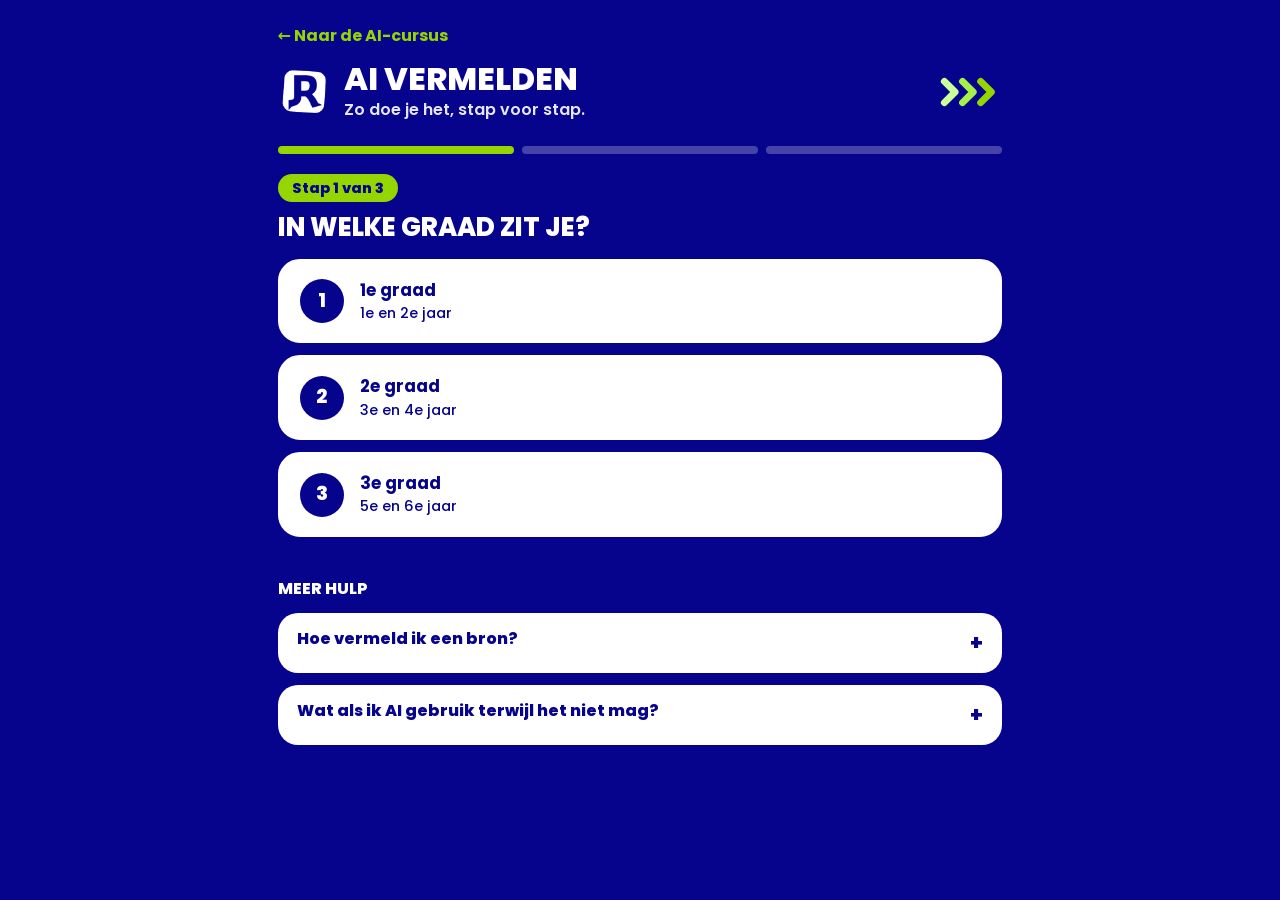
<file: ai-vermelden.html>
<!DOCTYPE html>
<html lang="nl">
<head>
<meta charset="utf-8">
<meta name="viewport" content="width=device-width, initial-scale=1, viewport-fit=cover">
<title>AI vermelden | Sint-Rembert</title>
<link href="https://fonts.googleapis.com/css2?family=Poppins:wght@400;600;700;800&display=swap" rel="stylesheet">
<style>
:root{--blauw:#06038D;--groen:#95D600;--wit:#FFFFFF;--grijs:#D9D9D9;--licht:#CCFF99}
*{box-sizing:border-box}
body{margin:0;background:var(--blauw);color:var(--wit);font-family:Poppins,system-ui,"Segoe UI",sans-serif;line-height:1.5}
.wrap{max-width:760px;margin:0 auto;padding:1.5rem 1.1rem 3rem}
header{display:flex;align-items:center;gap:.9rem;margin-bottom:1.5rem}
header img{width:52px}
header h1{margin:0;font-weight:800;text-transform:uppercase;font-size:clamp(1.4rem,4.5vw,2rem);line-height:1.1}
header p{margin:.15rem 0 0;font-weight:600;opacity:.9}
.chev{margin-left:auto;width:64px;flex:none}
.voortgang{display:flex;gap:.5rem;margin-bottom:1.25rem}
.voortgang span{flex:1;height:8px;border-radius:999px;background:rgba(255,255,255,.25)}
.voortgang span.aan{background:var(--groen)}
.stapnr{display:inline-block;background:var(--groen);color:var(--blauw);font-weight:800;border-radius:999px;padding:.2rem .9rem;font-size:.9rem}
h2{font-weight:800;text-transform:uppercase;font-size:clamp(1.25rem,3.6vw,1.6rem);margin:.6rem 0 1rem;line-height:1.2}
.knoppen{display:grid;gap:.75rem}
.knop{font:inherit;cursor:pointer;text-align:left;display:flex;align-items:center;gap:1rem;width:100%;
  background:var(--wit);color:var(--blauw);border:3px solid var(--wit);border-radius:22px;padding:1rem 1.2rem;font-weight:700;font-size:1.05rem}
.knop:hover,.knop:focus-visible{border-color:var(--groen);outline:none}
.knop .nr{flex:none;width:44px;height:44px;border-radius:50%;background:var(--blauw);color:var(--wit);display:flex;align-items:center;justify-content:center;font-weight:800;font-size:1.2rem}
.knop small{display:block;font-weight:500;font-size:.9rem}
.knop.l4{background:var(--groen);border-color:var(--groen)}
.knop.l1 .nr{background:var(--wit);color:var(--blauw);box-shadow:inset 0 0 0 3px var(--blauw)}
.kaart{background:var(--wit);color:var(--blauw);border-radius:24px;padding:1.2rem 1.3rem;margin-bottom:.9rem}
.kaart h3{margin:0 0 .4rem;font-weight:800;font-size:1.1rem}
.kaart p{margin:.2rem 0}
.kaart ul{margin:.2rem 0;padding-left:1.2rem}
.rij{display:flex;gap:.9rem;align-items:flex-start}
.rij .nr{flex:none;width:40px;height:40px;border-radius:50%;background:var(--groen);color:var(--blauw);display:flex;align-items:center;justify-content:center;font-weight:800;font-size:1.1rem}
.mag{display:grid;grid-template-columns:1fr 1fr;gap:.75rem;margin-bottom:.9rem}
.mag div{border-radius:20px;padding:.9rem 1rem}
.mag .ja{background:var(--groen);color:var(--blauw)}
.mag .nee{background:var(--blauw);color:var(--wit);border:3px solid var(--wit)}
.mag b{display:block;font-weight:800}
.zin{background:var(--licht);border:3px solid var(--groen);border-radius:16px;padding:.7rem .9rem;margin:.5rem 0;font-weight:700}
.dl{font:inherit;cursor:pointer;border:0;border-radius:999px;background:var(--groen);color:var(--blauw);font-weight:800;padding:.75rem 1.3rem;margin-top:.4rem}
.dl:hover{background:#A6F04A}
.terug{display:flex;flex-wrap:wrap;gap:.6rem;margin-top:1.2rem}
.klein{font:inherit;cursor:pointer;border:2px solid var(--wit);background:transparent;color:var(--wit);border-radius:999px;padding:.55rem 1.1rem;font-weight:700}
.stop{background:var(--wit);color:var(--blauw);border:6px solid var(--groen)}
.noot{font-size:.9rem;opacity:.9;margin:.4rem 0 0}
details{background:var(--wit);color:var(--blauw);border-radius:20px;margin-top:.75rem}
details summary{cursor:pointer;list-style:none;padding:.9rem 1.2rem;font-weight:800;display:flex}
details summary::-webkit-details-marker{display:none}
details summary::after{content:"+";margin-left:auto;font-size:1.3rem}
details[open] summary::after{content:"–"}
details .in{padding:0 1.2rem 1rem}
.meer{margin-top:2.5rem}
.meer h3{font-weight:800;text-transform:uppercase;font-size:1rem;margin:0 0 .3rem}
@media(max-width:560px){.mag{grid-template-columns:1fr}.chev{display:none}}
</style>
</head>
<body>
<div class="wrap">
<p id="terugcursus" style="margin:0 0 .8rem"><a href="index.html" style="color:#95D600;font-weight:700;text-decoration:none">← Naar de AI-cursus</a></p>
<script>if(window.self!==window.top){document.getElementById("terugcursus").style.display="none";}</script>
<header>
  <img src="[data-uri]" alt="Logo Sint-Rembert scholengroep">
  <div><h1>AI vermelden</h1><p>Zo doe je het, stap voor stap.</p></div>
  <svg class="chev" viewBox="0 0 120 60" aria-hidden="true"><g fill="none" stroke-linecap="round" stroke-linejoin="round" stroke-width="13"><polyline points="12,10 32,30 12,50" stroke="#CCFF99"/><polyline points="46,10 66,30 46,50" stroke="#A6F04A"/><polyline points="80,10 100,30 80,50" stroke="#95D600"/></g></svg>
</header>

<div class="voortgang" aria-hidden="true"><span id="v1"></span><span id="v2"></span><span id="v3"></span></div>
<main id="scherm" aria-live="polite"></main>

<section class="meer">
  <h3>Meer hulp</h3>
  <details><summary>Hoe vermeld ik een bron?</summary><div class="in" id="bronhulp"></div></details>
  <details><summary>Wat als ik AI gebruik terwijl het niet mag?</summary><div class="in">
    <p>Dan is dat zoals spieken. Je leerkracht kan je een nul geven.</p>
    <p>De school gebruikt geen AI-detector. Je leerkracht kan wel vragen om je werk uit te leggen.</p>
    <p><b>Twijfel je? Vraag het vóór je begint.</b></p></div></details>
</section>
</div>


<script>
(function(){
  var S={g:null,l:null};
  try{ S.g=localStorage.getItem('sr_ai_vermelden_graad'); }catch(e){}
  var scherm=document.getElementById('scherm');
  var NAMEN={'1':'AI-verantwoording-1e-graad-2de-jaar.docx','2':'AI-verantwoording-2e-graad.docx','3':'AI-verantwoording-3e-graad.docx'};

  var LABEL={
    1:{naam:'Verboden',ja:'Niets. Je maakt alles zelf.',nee:'AI gebruiken, ook niet om iets op te zoeken.'},
    2:{naam:'Als inspiratie',ja:'Ideeën zoeken of een onderwerp verkennen.',nee:'AI je tekst of antwoord laten maken.'},
    3:{naam:'Als ondersteuning',ja:'Uitleg vragen, feedback vragen, je taal laten nakijken.',nee:'AI het werk voor jou laten maken.'},
    4:{naam:'Toegestaan',ja:'AI gebruiken bij alle stappen van je werk.',nee:'AI-output overnemen zonder te controleren.'}
  };
  var VERMELD={
    1:'<p>Zet <b>één zin</b> onder je werk:</p><div class="zin">Ik gebruikte AI: ja, om … .</div><p class="noot">Vraagt je leerkracht het oefenblad? Vul het in.</p>',
    2:'<p>Zet <b>een korte vermelding</b> onder je werk:</p><div class="zin">Ik gebruikte Copilot om … . Ik paste … aan.</div><p class="noot">Vraagt je leerkracht het volledige blad? Vul het in.</p>',
    3:'<p>Vul je <b>AI-verantwoording</b> in.</p><p class="noot">Nam je tekst letterlijk over? Zet die tussen aanhalingstekens, met een bronvermelding in APA.</p>'
  };
  var KNOP={1:'Download het oefenblad',2:'Download het blad',3:'Download je AI-verantwoording'};

  function balk(n){ for(var i=1;i<=3;i++) document.getElementById('v'+i).className = i<=n?'aan':''; }
  function top(){ window.scrollTo({top:0,behavior:'smooth'}); }

  function stap1(){
    balk(1);
    scherm.innerHTML='<span class="stapnr">Stap 1 van 3</span><h2>In welke graad zit je?</h2><div class="knoppen">'+
      [['1','1e graad','1e en 2e jaar'],['2','2e graad','3e en 4e jaar'],['3','3e graad','5e en 6e jaar']].map(function(x){
        return '<button class="knop" data-g="'+x[0]+'"><span class="nr">'+x[0]+'</span><span>'+x[1]+'<small>'+x[2]+'</small></span></button>';}).join('')+'</div>';
    scherm.querySelectorAll('[data-g]').forEach(function(b){ b.onclick=function(){ S.g=b.dataset.g; try{localStorage.setItem('sr_ai_vermelden_graad',S.g);}catch(e){} stap2(); top(); }; });
    bronhulp();
  }

  function stap2(){
    balk(2); bronhulp();
    scherm.innerHTML='<span class="stapnr">Stap 2 van 3</span><h2>Welk label staat op je taak?</h2><div class="knoppen">'+
      [1,2,3,4].map(function(l){ return '<button class="knop l'+l+'" data-l="'+l+'"><span class="nr">'+l+'</span><span>'+LABEL[l].naam+'</span></button>'; }).join('')+
      '<button class="knop" data-l="0"><span class="nr">?</span><span>Er staat geen label op</span></button></div>'+
      '<div class="terug"><button class="klein" id="t1">← Andere graad</button></div>';
    scherm.querySelectorAll('[data-l]').forEach(function(b){ b.onclick=function(){ S.l=+b.dataset.l; stap3(); top(); }; });
    document.getElementById('t1').onclick=function(){ stap1(); top(); };
  }

  function stap3(){
    balk(3);
    var h='<span class="stapnr">Stap 3 van 3</span>';
    if(S.l<=1){
      h+='<h2>'+(S.l===0?'Geen label? Dan geen AI.':'Label 1: geen AI')+'</h2>'+
        '<div class="kaart stop"><h3>Je maakt alles zelf.</h3><p>Twijfel je? Vraag het aan je leerkracht.</p></div>';
    } else {
      var L=LABEL[S.l];
      h+='<h2>Label '+S.l+': '+L.naam+'</h2>'+
        '<div class="mag"><div class="ja"><b>✓ Dit mag</b>'+L.ja+'</div><div class="nee"><b>✗ Dit mag niet</b>'+L.nee+'</div></div>'+
        '<div class="kaart rij"><span class="nr">1</span><div><h3>Gebruik Copilot met je schoolaccount</h3><p>Zet nooit namen of foto\'s in een AI-tool.</p></div></div>'+
        '<div class="kaart rij"><span class="nr">2</span><div><h3>Controleer wat AI zegt</h3><p>Klopt het? Kijk in je cursus of zoek de echte bron.</p></div></div>'+
        '<div class="kaart rij"><span class="nr">3</span><div><h3>Vermeld wat AI deed</h3>'+VERMELD[S.g]+
          '<a class="dl" style="display:inline-block;text-decoration:none" href="'+NAMEN[S.g]+'" download>'+KNOP[S.g]+' (Word)</a></div></div>'+
        '<div class="kaart rij"><span class="nr">4</span><div><h3>Dien in</h3><p>Dien je werk'+(S.g==='3'?' en je AI-verantwoording':'')+' in, in de uploadzone.</p></div></div>';
    }
    h+='<div class="terug"><button class="klein" id="t2">← Ander label</button><button class="klein" id="t0">Opnieuw beginnen</button></div>';
    scherm.innerHTML=h;
    document.getElementById('t2').onclick=function(){ stap2(); top(); };
    document.getElementById('t0').onclick=function(){ S.g=null; try{localStorage.removeItem('sr_ai_vermelden_graad');}catch(e){} stap1(); top(); };
  }

  function bronhulp(){
    var g=S.g||'1', el=document.getElementById('bronhulp');
    el.innerHTML = g==='3'
      ? '<p><b>In je tekst:</b> (Jansen, 2022)</p><p><b>In je bronnenlijst:</b> Jansen, P. (2022). <i>Titel</i>. Uitgeverij.</p><p><b>AI letterlijk overgenomen:</b> “…” (Microsoft, 2026)<br>Bronnenlijst: Microsoft. (2026). <i>Microsoft 365 Copilot</i> [Generatieve AI].</p><p class="noot">Zocht je info met AI? Lees de echte bron en verwijs naar die bron.</p>'
      : '<p>Schrijf onderaan je werk waar je info vandaan komt:</p><div class="zin" style="font-weight:600">Bronnen<br>Klimaat in Vlaanderen. Website Klimaatinfo Vlaanderen, 3 maart 2025.</div><p class="noot">Letterlijk overgenomen? Zet het tussen aanhalingstekens.</p>';
  }

  if(S.g==='1'||S.g==='2'||S.g==='3') stap2(); else stap1();
})();
</script>
</body>
</html>
</file>
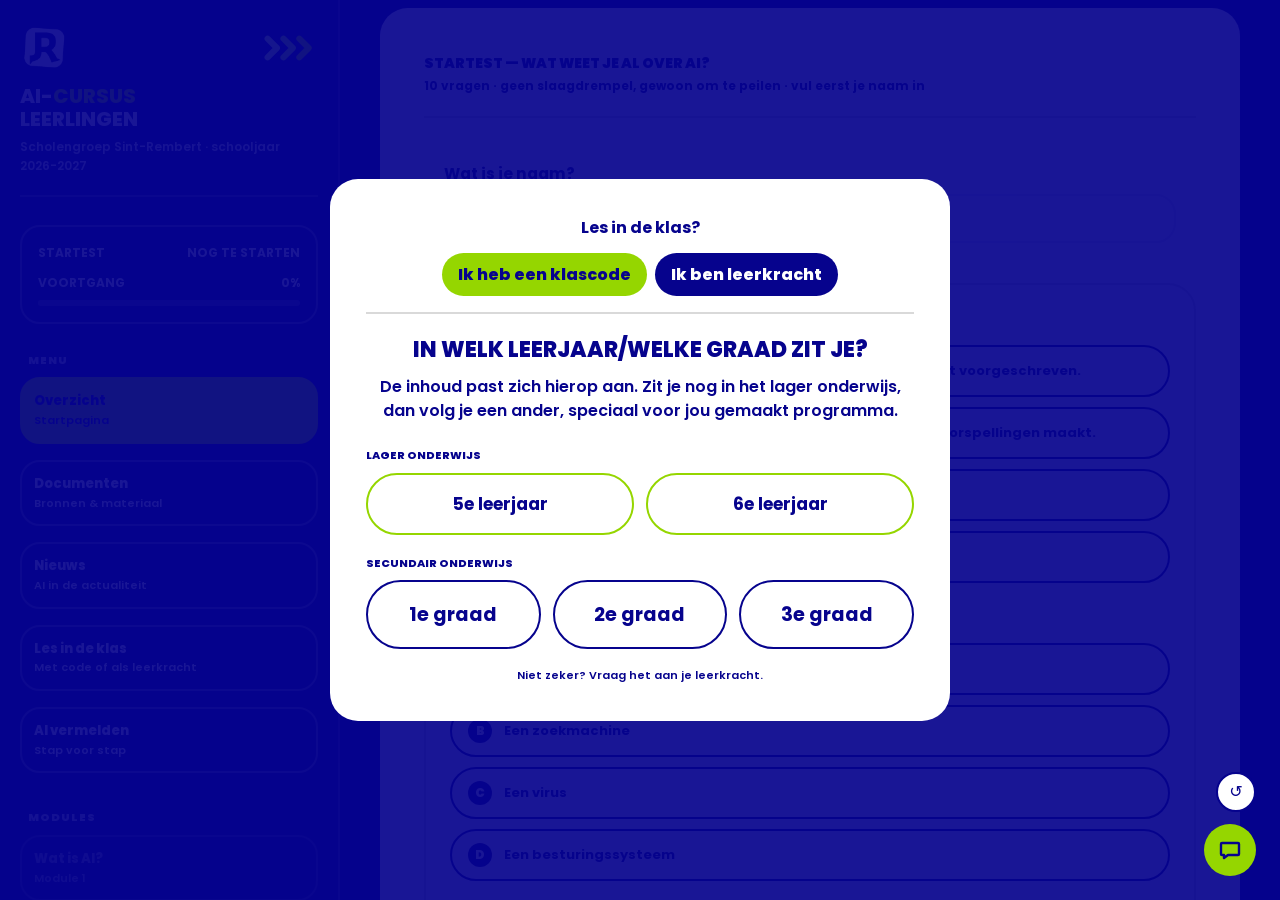
<file: klassiek.html>
<!DOCTYPE html>
<html lang="nl">
<head>
<meta charset="UTF-8">
<meta name="viewport" content="width=device-width, initial-scale=1, viewport-fit=cover">
<title>AI-Cursus — Scholengroep Sint-Rembert</title>
<link rel="preconnect" href="https://fonts.googleapis.com">
<link rel="preconnect" href="https://fonts.gstatic.com" crossorigin>
<link href="https://fonts.googleapis.com/css2?family=Poppins:wght@400;500;600;700;800&display=swap" rel="stylesheet">
<link rel="stylesheet" href="style.css?v=20261015a">
<link rel="stylesheet" href="huisstijl.css?v=20261026a">
</head>
<body>
<div id="app">
<aside id="sidebar">
  <div class="sb-logo">
    <div class="sb-kop"><img class="sb-logo-img" src="[data-uri]" alt="Logo Sint-Rembert scholengroep"><svg class="sb-chev" viewBox="0 0 120 60" aria-hidden="true"><g fill="none" stroke-linecap="round" stroke-linejoin="round" stroke-width="13"><polyline points="12,10 32,30 12,50" stroke="#CCFF99"/><polyline points="46,10 66,30 46,50" stroke="#A6F04A"/><polyline points="80,10 100,30 80,50" stroke="#95D600"/></g></svg></div>
    <div class="sb-title">AI-<em>Cursus</em><br>Leerlingen</div>
    <div class="sb-sub">Scholengroep Sint-Rembert · schooljaar 2026-2027</div>
  </div>
  <div class="prog-wrap">
    <div class="prog-label">Startest <span id="st-status">Nog te starten</span></div>
    <div class="prog-label" style="margin-top:10px">Voortgang <span id="pct">0%</span></div>
    <div class="prog-track"><div class="prog-fill" id="pb" style="width:0%"></div></div>
  </div>
  <div class="nav-sec">
    <div class="nav-lbl">Menu</div>
    <div class="ni active" onclick="goHome()" id="nav-home"><div class="ni-icon"></div><div class="ni-info"><div class="ni-title">Overzicht</div><div class="ni-sub">Startpagina</div></div></div>
    <div class="ni available" onclick="sv('docs')" id="nav-docs"><div class="ni-icon"></div><div class="ni-info"><div class="ni-title">Documenten</div><div class="ni-sub">Bronnen & materiaal</div></div></div>
    <div class="ni available" onclick="sv('news')" id="nav-news"><div class="ni-icon"></div><div class="ni-info"><div class="ni-title">Nieuws</div><div class="ni-sub">AI in de actualiteit</div></div></div>
    <div class="ni available" onclick="location.href='index.html'" id="nav-les"><div class="ni-icon"></div><div class="ni-info"><div class="ni-title">Les in de klas</div><div class="ni-sub">Met code of als leerkracht</div></div></div>
    <div class="ni available" onclick="location.href='ai-vermelden.html'" id="nav-vermelden"><div class="ni-icon"></div><div class="ni-info"><div class="ni-title">AI vermelden</div><div class="ni-sub">Stap voor stap</div></div></div>
  </div>
  <div class="nav-sec">
    <div class="nav-lbl">Modules</div>
    <div class="ni locked" onclick="sm(1)" id="nav-mod1"><div class="ni-icon"></div><div class="ni-info"><div class="ni-title">Wat is AI?</div><div class="ni-sub">Module 1</div></div><span class="ni-badge" id="l1"></span></div>
    <div class="ni locked" onclick="sm(2)" id="nav-mod2"><div class="ni-icon"></div><div class="ni-info"><div class="ni-title">Hoe werkt AI?</div><div class="ni-sub">Module 2</div></div><span class="ni-badge" id="l2"></span></div>
    <div class="ni locked" onclick="sm(3)" id="nav-mod3"><div class="ni-icon"></div><div class="ni-info"><div class="ni-title">Generatieve AI</div><div class="ni-sub">Module 3</div></div><span class="ni-badge" id="l3"></span></div>
    <div class="ni locked" onclick="sm(4)" id="nav-mod4"><div class="ni-icon"></div><div class="ni-info"><div class="ni-title">Ethiek & Bias</div><div class="ni-sub">Module 4</div></div><span class="ni-badge" id="l4"></span></div>
    <div class="ni locked" onclick="sm(5)" id="nav-mod5"><div class="ni-icon"></div><div class="ni-info"><div class="ni-title">AI in School</div><div class="ni-sub">Module 5</div></div><span class="ni-badge" id="l5"></span></div>
    <div class="ni locked" onclick="sm(6)" id="nav-mod6"><div class="ni-icon"></div><div class="ni-info"><div class="ni-title">AI in Maatschappij</div><div class="ni-sub">Module 6</div></div><span class="ni-badge" id="l6"></span></div>
    <div class="ni locked" onclick="tryC()" id="nav-cert"><div class="ni-icon"></div><div class="ni-info"><div class="ni-title">Certificaat</div><div class="ni-sub">Na alle modules</div></div><span class="ni-badge" id="lc"></span></div>
  </div>

  <div class="nav-sec">
    <div class="nav-lbl">Optioneel · Verdieping</div>
    <div class="ni available" onclick="sm(7)" id="nav-mod7"><div class="ni-icon"></div><div class="ni-info"><div class="ni-title">Leren met Copilot</div><div class="ni-sub">Leren, niet overschrijven</div></div><span class="ni-badge" id="l7">›</span></div>
    <div class="ni available" onclick="goKernkader()" id="nav-kernkader"><div class="ni-icon"></div><div class="ni-info"><div class="ni-title">Wat moet ik kennen?</div><div class="ni-sub">Per graad</div></div></div>
  </div>
  <div class="sb-bot">
    <div class="uc">
      <div class="av" id="av">?</div>
      <div style="flex:1">
        <div id="un-display" style="font-size:13px;font-weight:700;color:var(--blue);">—</div>
        <div class="eh">Voortgang lokaal bijgehouden</div>
      </div>
    </div>
    <input type="hidden" id="un">
  </div>
</aside>

<main id="main">

<!-- ════════ STARTTEST ════════ -->
<div class="view active" id="view-starttest">
  <div class="mc-content" id="st-content"></div>
</div>

<!-- ════════ HOME ════════ -->
<div class="view" id="view-home">
<div class="lh">
  <!-- HERO -->
  <section class="lh-hero">
    <div class="lh-hero-tekst">
      <span class="lh-ey">AI-cursus voor leerlingen · Sint-Rembert</span>
      <h1 class="lh-h1">Word <span>AI-slim</span></h1>
      <p class="lh-lead">Je gebruikt AI misschien al elke dag. Maar weet je hoe het werkt, wanneer je het mag gebruiken en wanneer je beter zelf nadenkt? In zes modules leer je AI kritisch, veilig en eerlijk gebruiken.</p>
      <div class="lh-acties">
        <button class="hoofd lh-hoofd" id="lh-cta" onclick="goVerder()">Start de startest</button>
        <a class="lh-tweede" href="#lh-regels" onclick="document.getElementById('lh-regels').scrollIntoView({behavior:'smooth'});return false;">Bekijk de spelregels</a>
      </div>
    </div>
    <div class="lh-hero-beeld"><svg class="lh-ill" viewBox="0 0 220 190" role="img" aria-label="Leerling met laptop en een vriendelijke AI-robot">
  <circle cx="110" cy="96" r="88" fill="#FFFFFF" opacity=".08"/>
  <rect x="118" y="34" width="78" height="60" rx="16" fill="#FFFFFF"/>
  <rect x="127" y="43" width="60" height="42" rx="10" fill="#95D600"/>
  <circle cx="146" cy="62" r="5" fill="#06038D"/><circle cx="168" cy="62" r="5" fill="#06038D"/>
  <path d="M147 74 Q157 81 167 74" stroke="#06038D" stroke-width="3.5" fill="none" stroke-linecap="round"/>
  <path d="M157 34 V20" stroke="#FFFFFF" stroke-width="5" stroke-linecap="round"/><circle cx="157" cy="16" r="6" fill="#95D600"/>
  <rect x="140" y="94" width="34" height="10" fill="#FFFFFF"/><rect x="128" y="104" width="58" height="10" rx="5" fill="#FFFFFF"/>
  <circle cx="64" cy="70" r="20" fill="#FFFFFF"/>
  <path d="M30 150 Q34 104 64 102 Q94 104 98 150 Z" fill="#95D600"/>
  <rect x="34" y="132" width="96" height="10" rx="5" fill="#FFFFFF"/>
  <path d="M50 132 L60 108 H118 L108 132 Z" fill="#FFFFFF"/><circle cx="89" cy="120" r="4" fill="#06038D"/>
  <path d="M104 100 q10 -10 22 -6" stroke="#CCFF99" stroke-width="4" fill="none" stroke-linecap="round" stroke-dasharray="2 7"/>
</svg></div>
  </section>


  <!-- HOE WIL JE WERKEN? -->
  <section class="lh-blok" style="margin-top:28px">
    <div class="lh-kop"><svg class="lh-chev" viewBox="0 0 120 60" aria-hidden="true"><g fill="none" stroke-linecap="round" stroke-linejoin="round" stroke-width="13"><polyline points="12,10 32,30 12,50" stroke="#CCFF99"/><polyline points="46,10 66,30 46,50" stroke="#A6F04A"/><polyline points="80,10 100,30 80,50" stroke="#95D600"/></g></svg><h2>Hoe wil je werken?</h2></div>
    <div class="lh-stappen">
      <div class="lh-stap"><span>1</span><h3>Zelf, op je eigen tempo</h3><p>Je doorloopt de volledige cursus alleen: startest, zes modules en je certificaat.</p><p style="margin-top:12px"><button class="hoofd lh-hoofd" style="font-size:14px;padding:10px 18px" onclick="goVerder()">Start zelf</button></p></div>
      <div class="lh-stap"><span>2</span><h3>Met je klas</h3><p>Je leerkracht geeft de les op het bord en geeft je een code. Jij doet mee op je laptop.</p><p style="margin-top:12px"><a class="hoofd lh-hoofd" style="font-size:14px;padding:10px 18px;display:inline-block;text-decoration:none" href="index.html">Ik heb een code</a></p></div>
      <div class="lh-stap"><span>3</span><h3>Ik ben leerkracht</h3><p>Kies welke modules je geeft en geef de les interactief, met klasmomenten en 3D-bouwen.</p><p style="margin-top:12px"><a class="hoofd lh-hoofd" style="font-size:14px;padding:10px 18px;display:inline-block;text-decoration:none" href="index.html">Geef een les</a></p></div>
    </div>
    <p style="margin:14px 0 0;font-weight:600">Hoe vermeld je AI bij je taak? <a href="ai-vermelden.html" style="color:#95D600;font-weight:800">AI vermelden, stap voor stap →</a></p>
  </section>

  <!-- VOORTGANG -->
  <section class="lh-voortgang" aria-label="Jouw voortgang">
    <div class="lh-vg-top"><b>Jouw voortgang</b><span id="lh-pct">0%</span></div>
    <div class="lh-vg-track"><div class="lh-vg-bar" id="lh-bar"></div></div>
    <p id="lh-txt">Begin met de startest: 10 korte vragen, gewoon om te peilen.</p>
  </section>

  <!-- ZO WERKT HET -->
  <section class="lh-blok">
    <div class="lh-kop"><svg class="lh-chev" viewBox="0 0 120 60" aria-hidden="true"><g fill="none" stroke-linecap="round" stroke-linejoin="round" stroke-width="13"><polyline points="12,10 32,30 12,50" stroke="#CCFF99"/><polyline points="46,10 66,30 46,50" stroke="#A6F04A"/><polyline points="80,10 100,30 80,50" stroke="#95D600"/></g></svg><h2>Zo werkt het</h2></div>
    <div class="lh-stappen">
      <div class="lh-stap"><span>1</span><h3>Startest</h3><p>Tien vragen om te peilen wat je al weet. Er is geen slaagdrempel.</p></div>
      <div class="lh-stap"><span>2</span><h3>Zes modules</h3><p>Video's, doe-opdrachten en telkens een korte kennischeck. Elke module opent de volgende.</p></div>
      <div class="lh-stap"><span>3</span><h3>Certificaat</h3><p>Alle modules klaar? Dan download je je eigen certificaat.</p></div>
    </div>
  </section>

  <!-- MODULES -->
  <section class="lh-blok">
    <div class="lh-kop"><svg class="lh-chev" viewBox="0 0 120 60" aria-hidden="true"><g fill="none" stroke-linecap="round" stroke-linejoin="round" stroke-width="13"><polyline points="12,10 32,30 12,50" stroke="#CCFF99"/><polyline points="46,10 66,30 46,50" stroke="#A6F04A"/><polyline points="80,10 100,30 80,50" stroke="#95D600"/></g></svg><h2>Jouw route</h2></div>
    <div class="lh-mods mods-grid">
      <article class="mc lh-mod" id="cm1" onclick="sm(1)">
        <div class="lh-mod-kop"><span class="lh-nr">1</span><span class="mc-badge">Module 1</span></div>
        <h3 class="mc-title">Wat is AI?</h3>
        <p class="mc-desc">AI is overal, ook als je het niet ziet. Van simpele regels tot generatieve AI, hallucinaties en AI-agents.</p>
        <div class="lh-mod-voet"><div class="mc-stat" id="ps1">Nog niet gestart</div><button class="sr-btn g" id="bm1">▶ Start</button></div>
      </article>
      <article class="mc lh-mod locked" id="cm2">
        <div class="lh-mod-kop"><span class="lh-nr">2</span><span class="mc-badge">Module 2</span></div>
        <h3 class="mc-title">Hoe werkt AI?</h3>
        <p class="mc-desc">Machine learning, deep learning en neurale netwerken: de motor achter elke AI-tool.</p>
        <div class="lh-mod-voet"><div class="mc-stat" id="ps2">Voltooi module 1 eerst</div><button class="sr-btn" id="bm2" disabled>Vergrendeld</button></div>
      </article>
      <article class="mc lh-mod locked" id="cm3">
        <div class="lh-mod-kop"><span class="lh-nr">3</span><span class="mc-badge">Module 3</span></div>
        <h3 class="mc-title">Generatieve AI</h3>
        <p class="mc-desc">Chatbots, beeldgeneratoren en prompting: hoe laat je AI voor jou werken?</p>
        <div class="lh-mod-voet"><div class="mc-stat" id="ps3">Voltooi module 2 eerst</div><button class="sr-btn" id="bm3" disabled>Vergrendeld</button></div>
      </article>
      <article class="mc lh-mod locked" id="cm4">
        <div class="lh-mod-kop"><span class="lh-nr">4</span><span class="mc-badge">Module 4</span></div>
        <h3 class="mc-title">Ethiek & bias</h3>
        <p class="mc-desc">Deepfakes, discriminatie, privacy en energieverbruik: de schaduwkant van AI.</p>
        <div class="lh-mod-voet"><div class="mc-stat" id="ps4">Voltooi module 3 eerst</div><button class="sr-btn" id="bm4" disabled>Vergrendeld</button></div>
      </article>
      <article class="mc lh-mod locked" id="cm5">
        <div class="lh-mod-kop"><span class="lh-nr">5</span><span class="mc-badge">Module 5</span></div>
        <h3 class="mc-title">AI op school</h3>
        <p class="mc-desc">De vier AI-labels van Sint-Rembert: wat mag wel, wat mag niet, en waarom.</p>
        <div class="lh-mod-voet"><div class="mc-stat" id="ps5">Voltooi module 4 eerst</div><button class="sr-btn" id="bm5" disabled>Vergrendeld</button></div>
      </article>
      <article class="mc lh-mod locked" id="cm6">
        <div class="lh-mod-kop"><span class="lh-nr">6</span><span class="mc-badge">Module 6 · finale</span></div>
        <h3 class="mc-title">AI in de maatschappij</h3>
        <p class="mc-desc">Jobs, trends en hypes, de gevolgen van de gevolgen, en jouw eigen kijk op de toekomst.</p>
        <div class="lh-mod-voet"><div class="mc-stat" id="ps6">Voltooi module 5 eerst</div><button class="sr-btn" id="bm6" disabled>Vergrendeld</button></div>
      </article>
    </div>
  </section>

  <!-- SPELREGELS -->
  <section class="lh-blok" id="lh-regels">
    <div class="lh-kop"><svg class="lh-chev" viewBox="0 0 120 60" aria-hidden="true"><g fill="none" stroke-linecap="round" stroke-linejoin="round" stroke-width="13"><polyline points="12,10 32,30 12,50" stroke="#CCFF99"/><polyline points="46,10 66,30 46,50" stroke="#A6F04A"/><polyline points="80,10 100,30 80,50" stroke="#95D600"/></g></svg><h2>De AI-spelregels</h2></div>
    <div class="lh-regels">
      <article class="lh-kaart groen"><h3>✓ Dit mag</h3><ul>
        <li>AI gebruiken voor brainstorm en ideeën, als het label dat toelaat</li>
        <li>Feedback vragen op je eigen tekst</li>
        <li>Uitleg vragen over moeilijke leerstof</li>
        <li>Eerlijk zeggen dat en hoe je AI gebruikte</li></ul></article>
      <article class="lh-kaart niet"><h3>✗ Dit mag niet</h3><ul>
        <li>AI-tekst inleveren als eigen werk</li>
        <li>AI gebruiken tijdens een toets, tenzij het mag</li>
        <li>AI-antwoorden overnemen zonder te controleren</li>
        <li>Persoonsgegevens of foto's van anderen in een AI-tool zetten</li></ul></article>
    </div>
    <h3 class="lh-sub">De vier AI-labels</h3>
    <p class="lh-p">Bij elke opdracht zegt je leerkracht met een label hoeveel AI mag. Twijfel je? Vraag het. Hoe je je AI-gebruik vermeldt, lees je bij <a href="#" onclick="sv('docs');setTimeout(()=>document.getElementById('ai-vermelden').scrollIntoView({behavior:'smooth'}),50);return false;" style="color:var(--groen);font-weight:700">AI-gebruik vermelden</a>.</p>
    <div class="lh-labels">
      <div class="lh-label l1"><span>1</span><b>Verboden</b><p>Geen AI. Je maakt alles zelf.</p></div>
      <div class="lh-label l2"><span>2</span><b>Als inspiratie</b><p>AI enkel voor ideeën. Het werk maak je zelf.</p></div>
      <div class="lh-label l3"><span>3</span><b>Als ondersteuning</b><p>AI mag helpen tijdens het proces. Je zegt wat je liet doen.</p></div>
      <div class="lh-label l4"><span>4</span><b>Toegestaan</b><p>AI mag volop, zolang je eerlijk bent over je gebruik.</p></div>
    </div>
  <p style="margin-top:16px"><a class="dl-knop hoofd" href="AI-verantwoording-sjabloon.docx" download>Download het AI-sjabloon</a> <a class="dl-knop" style="background:transparent;color:#fff!important;border-color:#fff" href="AI-labels-poster%20(1).png" target="_blank" rel="noopener">Bekijk de klasposter</a></p>
  </section>

  <!-- VERDIEPING -->
  <section class="lh-blok">
    <div class="lh-kop"><svg class="lh-chev" viewBox="0 0 120 60" aria-hidden="true"><g fill="none" stroke-linecap="round" stroke-linejoin="round" stroke-width="13"><polyline points="12,10 32,30 12,50" stroke="#CCFF99"/><polyline points="46,10 66,30 46,50" stroke="#A6F04A"/><polyline points="80,10 100,30 80,50" stroke="#95D600"/></g></svg><h2>Extra · altijd open</h2></div>
    <div class="lh-mods mods-grid">
      <article class="mc lh-mod lh-extra" id="cm7" onclick="sm(7)">
        <div class="lh-mod-kop"><span class="lh-nr">+</span><span class="mc-badge">Aanrader</span></div>
        <h3 class="mc-title">Leren met Copilot</h3>
        <p class="mc-desc">Oefen op jouw manier en niveau, maak je leerstof visueel, oefen hardop, maak je eigen oefentoets en leer met je eigen bronnen. Altijd met je schoolaccount.</p>
        <div class="lh-mod-voet"><div class="mc-stat" id="ps7">Altijd beschikbaar</div><button class="sr-btn g" id="bm7">▶ Start</button></div>
      </article>
    </div>
  </section>

  <footer class="lh-voet">
    <div><strong>Meerwaarde</strong><p>Gebruik AI enkel als het je echt helpt om beter te leren.</p></div>
    <div><strong>Transparantie</strong><p>Jij blijft verantwoordelijk voor je werk en zegt eerlijk wat AI deed.</p></div>
  </footer>
</div>
</div>


<!-- ════════ DOCUMENTEN ════════ -->
<div class="view" id="view-docs">
  <div class="mh">
    <button class="bk" onclick="sv('home')">← Terug</button>
    <div class="mh-info"><div class="mh-num">Bronnen</div><div class="mh-title">Documenten & Materiaal</div></div>
  </div>
  <div class="mc-content" style="padding: 20px;">

    <div class="dl-paneel">
  <div class="dl-kop"><span class="dl-ey">Downloads</span><h3>Het AI-sjabloon</h3><p>Gebruikte je AI bij een taak? Download het sjabloon, vul het in en voeg het toe aan je werk. Of gebruik het invulhulpmiddel hieronder.</p></div>
  <div class="dl-rij"><div class="dl-item"><b>Blad 1e graad · 2de jaar</b><p>Oefenblad AI-verantwoording.</p><div><a class="dl-knop hoofd" href="AI-verantwoording-1e-graad-2de-jaar.docx" download>Download (Word)</a></div></div><div class="dl-item"><b>Blad 2e graad</b><p>Korte AI-vermelding met blad.</p><div><a class="dl-knop hoofd" href="AI-verantwoording-2e-graad.docx" download>Download (Word)</a></div></div><div class="dl-item"><b>Transparantieverklaring 3e graad</b><p>Volledige AI-verantwoording, met AI-labels per fase.</p><div><a class="dl-knop hoofd" href="AI-verantwoording-3e-graad.docx" download>Download (Word)</a></div></div><div class="dl-item"><b>AI vermelden, stap voor stap</b><p>Kies je graad en je label, en zie meteen wat je moet doen.</p><div><a class="dl-knop hoofd" href="ai-vermelden.html">Open</a></div></div>
    <div class="dl-item"><b>Sjabloon AI-verantwoording</b><p>Korte vermelding (1e en 2e graad) en volledige verantwoording met APA (3e graad).</p><div><a class="dl-knop hoofd" href="AI-verantwoording-sjabloon.docx" download target="_blank" rel="noopener">Download (Word)</a></div></div>
    <div class="dl-item"><b>Klasposter AI-labels</b><p>De vier labels: wat mag bij welke opdracht?</p><div><a class="dl-knop hoofd" href="AI-labels-poster%20(1).png" target="_blank" rel="noopener">Bekijk de poster</a></div></div>
  </div>
</div>

    <h2 id="ai-vermelden" style="margin-top:0;">AI-gebruik vermelden</h2>
    <p class="cp">Gebruikte je AI bij een opdracht? Zeg dan eerlijk hoe. Kies je graad, vul in en kopieer de tekst onder je werk. In de 3e graad maak je een volledige AI-verantwoording, met een APA-bronvermelding als je iets letterlijk overneemt, zoals in het hoger onderwijs.</p>
    <div id="av-docs" class="avg"></div>

    <h2 style="margin-top:32px;">Downloadbaar materiaal</h2>
    <p class="cp">Hier vind je het lesmateriaal en de papieren versie van deze cursus, om te printen of offline te gebruiken.</p>
    <div class="ib warn">
      <div class="ib-t">Invulcursus (papieren versie)</div>
      <div class="ib-b">Een afdrukbare versie van deze volledige cursus met invulvakken, voor wie liever op papier werkt of geen toegang heeft tot een computer. Vraag dit document aan je leerkracht, of download het hier: <a href="invulcursus-ai-leerlingen.pdf" target="_blank">invulcursus-ai-leerlingen.pdf</a></div>
    </div>

    <h2 style="margin-top:32px;">Video's & lesmateriaal (EDUbox)</h2>
    <p class="cp">Deze cursus is grotendeels gebaseerd op de EDUbox "Artificiële Intelligentie", een samenwerking tussen VRT, imec, Mediawijs, Kenniscentrum Data & Maatschappij, Brightlab, am/ai en BENEDMO.</p>

    <h2 style="margin-top:32px;">Deepfakes & factchecken</h2>
    <ul style="font-size: 13px; color: #06038D; line-height: 2.2; padding-left: 22px;">
      <li><a href="https://www.vrt.be/vrtnws/nl/kijk/2023/05/11/fast-ddt-how-to-factcheck-deepfakes-arvato-57297239/" target="_blank">Hoe factcheck je deepfakes?</a> — VRT NWS</li>
      <li><a href="https://www.vrt.be/vrtnws/nl/kijk/2023/03/29/ddt-how-to-factcheck-ai-gegenereerde-fotos-arvato-56386080" target="_blank">Hoe factcheck je AI-gegenereerde foto's?</a> — VRT NWS</li>
      <li><a href="https://www.vrt.be/vrtnws/nl/2024/03/15/klaar-artificiele-intelligentie/" target="_blank">KLAAR — Artificiële Intelligentie</a> — VRT NWS project voor jongeren</li>
    </ul>

    <h2 style="margin-top:32px;">Verdieping & colleges</h2>
    <ul style="font-size: 13px; color: #06038D; line-height: 2.2; padding-left: 22px;">
      <li><a href="https://www.universiteitvanvlaanderen.be" target="_blank">Universiteit van Vlaanderen</a> — korte colleges o.a. over AI en de wereld, en AI in de Tour de France</li>
      <li><a href="https://www.elementsofai.com/" target="_blank">Elements of AI</a> — gratis online cursus (Universiteit van Helsinki, TU Delft)</li>
      <li><a href="https://www.vrt.be/vrtmax/a-z/het-digitale-dilemma/" target="_blank">Het Digitale Dilemma</a> — Tim Verheyden (VRT MAX, gratis account nodig)</li>
    </ul>

    <h2 style="margin-top:32px;">Zelf experimenteren</h2>
    <ul style="font-size: 13px; color: #06038D; line-height: 2.2; padding-left: 22px;">
      <li><a href="https://scratch.mit.edu" target="_blank">Scratch</a> — leer spelenderwijs een neuraal netwerk cijfers herkennen</li>
      <li><a href="https://notebooklm.google.com" target="_blank">Gemini Notebook</a> (vroeger NotebookLM) — jouw AI-studiehulp (zie Module 2)</li>
    </ul>

    <h2 style="margin-top:32px;">Sint-Rembert beleid</h2>
    <p class="cp">Het volledige AI-beleid en de 4 AI-labels van Scholengroep Sint-Rembert (naar het model van Lut De Jaegher, Sint-Jozefscollege Torhout) vind je terug in het schoolreglement. Vraag dit na bij je leerkracht als je het niet kan terugvinden.</p>

    <div style="text-align:center; margin: 32px 0;">
      <button class="sr-btn g" onclick="goHome()" style="font-size:15px; padding:14px 28px;">Terug naar de cursus →</button>
    </div>

    <footer style="margin-top: 60px; padding-top: 20px; border-top: 1px solid #ddd; font-size: 11px; color:#06038D;">
      Deze cursus is ontwikkeld met inspiratie van pedagogische frameworks en onderwijs-best practices, waaronder de EDUbox Artificiële Intelligentie (VRT, imec, Mediawijs, Kenniscentrum Data & Maatschappij, Brightlab, am/ai, BENEDMO — mede gefinancierd door de Europese Unie), Elements of AI, Schoolmakers AI-gebruiksschaal (Leon Furze), Microsoft Responsible AI frameworks, de EU AI Act (2024), en het Sint-Rembert Beleidskader AI.
    </footer>

  </div>
</div>

<!-- ════════ NIEUWS ════════ -->
<div class="view" id="view-news">
  <div class="mh">
    <button class="bk" onclick="sv('home')">← Terug</button>
    <div class="mh-info"><div class="mh-num">Actualiteit</div><div class="mh-title">AI in het Nieuws</div></div>
  </div>
  <div class="mc-content" style="padding: 20px;">

    <h2>Blijf op de hoogte</h2>
    <p class="cp">AI evolueert razendsnel. Op deze pagina verzamelt je school af en toe interessante nieuwsberichten, tips en updates rond artificiële intelligentie — zowel voor in de klas als daarbuiten.</p>

    <div class="ib warn">
      <div class="ib-t">Deze pagina wordt regelmatig bijgewerkt</div>
      <div class="ib-b">Je leerkrachten vullen dit overzicht aan met relevante nieuwtjes. Mis je iets, of zag je zelf interessant AI-nieuws? Meld het gerust aan je leerkracht.</div>
    </div>

    <h2 style="margin-top:32px;">Recente berichten</h2>

    <div style="background: white; border-left: 4px solid var(--blue); border-radius: 8px; padding: 16px; margin: 16px 0;">
      <div style="font-size:11px;font-weight:700;color:var(--blue);text-transform:uppercase;margin-bottom:6px;">Schooljaar 2026-2027</div>
      <h3 style="margin:0 0 8px 0; font-size:16px;">Sint-Rembert lanceert vernieuwde AI-Skills cursus</h3>
      <p style="font-size:13px;color:#06038D;line-height:1.7;margin:0;">Deze volledig herwerkte cursus, gebaseerd op de EDUbox Artificiële Intelligentie (VRT/imec/Mediawijs), leert je stap voor stap wat AI is, hoe het werkt, en hoe je er verantwoord mee omgaat op school. Je bent er nu middenin bezig!</p>
    </div>

    <div style="background: white; border-left: 4px solid var(--orange); border-radius: 8px; padding: 16px; margin: 16px 0;">
      <div style="font-size:11px;font-weight:700;color:var(--orange);text-transform:uppercase;margin-bottom:6px;">EU AI Act</div>
      <h3 style="margin:0 0 8px 0; font-size:16px;">Europese AI-wetgeving stap voor stap in werking</h3>
      <p style="font-size:13px;color:#06038D;line-height:1.7;margin:0;">De EU AI Act (zie Module 6) treedt gefaseerd in werking. Een van de verplichtingen: organisaties die AI gebruiken — ook scholen — moeten zorgen dat hun personeel en leerlingen voldoende "AI-geletterd" zijn. Precies daarom bestaat deze cursus.</p>
    </div>

    <div style="background: white; border-left: 4px solid var(--green); border-radius: 8px; padding: 16px; margin: 16px 0;">
      <div style="font-size:11px;font-weight:700;color:var(--green);text-transform:uppercase;margin-bottom:6px;">Tip van de maand</div>
      <h3 style="margin:0 0 8px 0; font-size:16px;">Twijfel je aan een video of foto? Check de bron</h3>
      <p style="font-size:13px;color:#06038D;line-height:1.7;margin:0;">Deepfakes worden steeds overtuigender (zie Module 4). De beste vuistregel blijft: kijk niet enkel naar het beeld zelf, maar check wie het deelde. VRT NWS maakte hierover korte, handige filmpjes — te vinden bij Documenten.</p>
    </div>

    <div style="background: white; border-left: 4px solid #06038D; border-radius: 8px; padding: 16px; margin: 16px 0;">
      <div style="font-size:11px;font-weight:700;color:#06038D;text-transform:uppercase;margin-bottom:6px;">Tool-update</div>
      <h3 style="margin:0 0 8px 0; font-size:16px;">Gemini Notebook breidt functies verder uit</h3>
      <p style="font-size:13px;color:#06038D;line-height:1.7;margin:0;">Google werkt voortdurend aan Gemini Notebook (zie Module 2), met nieuwe manieren om je eigen cursusmateriaal te doorzoeken en samen te vatten. Zeker het proberen waard als studiehulp!</p>
    </div>

    <p class="cp" style="margin-top: 24px; font-size: 12px; color:#06038D; font-style: italic;">Laatst bijgewerkt: september 2026</p>

    <div style="text-align:center; margin: 32px 0;">
      <button class="sr-btn g" onclick="goHome()" style="font-size:15px; padding:14px 28px;">Terug naar de cursus →</button>
    </div>

  </div>
</div>

<!-- ════════ MODULE 1 ════════ -->
<div class="view" id="view-mod1">
  <div class="mh">
    <button class="bk" onclick="sv('home')">← Terug</button>
    <div class="mh-info"><div class="mh-num">Module 1</div><div class="mh-title">Wat is AI?</div></div>
    <div class="dots" id="sd1"></div>
  </div>
  <div class="mc-content" id="m1c"></div>
</div>

<!-- ════════ MODULE 2 ════════ -->
<div class="view" id="view-mod2">
  <div class="mh">
    <button class="bk" onclick="sv('home')">← Terug</button>
    <div class="mh-info"><div class="mh-num">Module 2</div><div class="mh-title">Hoe Werkt AI?</div></div>
    <div class="dots" id="sd2"></div>
  </div>
  <div class="mc-content" id="m2c"></div>
</div>

<!-- ════════ MODULE 3 ════════ -->
<div class="view" id="view-mod3">
  <div class="mh">
    <button class="bk" onclick="sv('home')">← Terug</button>
    <div class="mh-info"><div class="mh-num">Module 3</div><div class="mh-title">Generatieve AI</div></div>
    <div class="dots" id="sd3"></div>
  </div>
  <div class="mc-content" id="m3c"></div>
</div>

<!-- ════════ MODULE 4 ════════ -->
<div class="view" id="view-mod4">
  <div class="mh">
    <button class="bk" onclick="sv('home')">← Terug</button>
    <div class="mh-info"><div class="mh-num">Module 4</div><div class="mh-title">Ethiek & Bias</div></div>
    <div class="dots" id="sd4"></div>
  </div>
  <div class="mc-content" id="m4c"></div>
</div>

<!-- ════════ MODULE 5 ════════ -->
<div class="view" id="view-mod5">
  <div class="mh">
    <button class="bk" onclick="sv('home')">← Terug</button>
    <div class="mh-info"><div class="mh-num">Module 5</div><div class="mh-title">AI in School</div></div>
    <div class="dots" id="sd5"></div>
  </div>
  <div class="mc-content" id="m5c"></div>
</div>

<!-- ════════ MODULE 6 ════════ -->
<div class="view" id="view-mod6">
  <div class="mh">
    <button class="bk" onclick="sv('home')">← Terug</button>
    <div class="mh-info"><div class="mh-num">Module 6 · Finale</div><div class="mh-title">AI in Maatschappij</div></div>
    <div class="dots" id="sd6"></div>
  </div>
  <div class="mc-content" id="m6c"></div>
</div>

<!-- ════════ MODULE 7 — OPTIONEEL ════════ -->
<div class="view" id="view-mod7">
  <div class="mh opt-mh">
    <button class="bk" onclick="sv('home')">← Terug</button>
    <div class="mh-info"><div class="mh-num">Optioneel · Verdieping</div><div class="mh-title">Copilot Ontdekken</div></div>
    <div class="dots" id="sd7"></div>
  </div>
  <div class="mc-content" id="m7c"></div>
</div>

<!-- ════════ WAT MOET IK KENNEN — PER GRAAD ════════ -->
<div class="view" id="view-kernkader">
  <div class="mh opt-mh">
    <button class="bk" onclick="sv('home')">← Terug</button>
    <div class="mh-info"><div class="mh-num">Optioneel · Zelfcheck</div><div class="mh-title">Wat moet ik kennen?</div></div>
  </div>
  <div class="mc-content" id="kernkaderc"></div>
</div>

<!-- ════════ CERTIFICAAT ════════ -->
<div id="cert-view">
  <div class="cert-wrap">
    <div class="cert-intro">
      <div class="cert-fire"></div>
      <h2 style="font-family:'Archivo Black',sans-serif;font-size:26px;color:var(--blue);text-transform:uppercase;margin-bottom:7px">Gefeliciteerd!</h2>
      <p style="color:var(--muted);font-weight:700;margin-bottom:28px">Je hebt alle 6 modules voltooid. Download hieronder je certificaat.</p>
    </div>

    <div class="ss-box" style="text-align:left;margin-bottom:20px">
      <div class="ss-title">Hoe download ik mijn certificaat?</div>
      <div class="ss-steps">
        <div class="ss-step"><div class="ss-step-num">1</div><div class="ss-step-text">Controleer dat <strong>je naam correct ingevuld is</strong> (links onderaan in de zijbalk). Die komt op het certificaat.</div></div>
        <div class="ss-step"><div class="ss-step-num">2</div><div class="ss-step-text">Klik op <strong>"Download certificaat (PDF)"</strong> hieronder.</div></div>
        <div class="ss-step"><div class="ss-step-num">3</div><div class="ss-step-text">Kies in het afdrukvenster <strong>"Opslaan als PDF"</strong> (niet een echte printer!) en bewaar het bestand.</div></div>
        <div class="ss-step"><div class="ss-step-num">4</div><div class="ss-step-text">Lever het certificaat in bij je leerkracht zoals gevraagd.</div></div>
      </div>
    </div>

    <div class="cert-box">
      <div class="cert-wm">SINT-REMBERT</div>
      <div class="cert-school">Scholengroep Sint-Rembert</div>
      <div class="cert-title">Certificaat <em>AI-Skills</em></div>
      <div class="cert-dec">Dit certificaat bevestigt dat</div>
      <div class="cert-name" id="cert-name">Leerling</div>
      <div class="cert-desc">alle 6 modules van de cursus <strong>AI-Skills voor Leerlingen</strong> succesvol heeft voltooid, en daarmee kritisch, veilig en verantwoord kan omgaan met artificiële intelligentie.</div>
      <div class="cert-comps">
        <div class="cert-comp"><span class="ck">✓</span>AI begrijpen & herkennen</div>
        <div class="cert-comp"><span class="ck">✓</span>Machine learning & deep learning</div>
        <div class="cert-comp"><span class="ck">✓</span>Generatieve AI & prompting</div>
        <div class="cert-comp"><span class="ck">✓</span>Hallucinaties & bias herkennen</div>
        <div class="cert-comp"><span class="ck">✓</span>Ethiek & deepfakes</div>
        <div class="cert-comp"><span class="ck">✓</span>AI-labels op school toepassen</div>
        <div class="cert-comp"><span class="ck">✓</span>Kritisch & verantwoord AI-gebruik</div>
        <div class="cert-comp"><span class="ck">✓</span>Visie op AI & de toekomst</div>
      </div>
      <div class="cert-sr"><span>Sint-</span><em>Rembert</em><span>Scholengroep</span></div>
      <div class="cert-meta">
        <div class="cm-i"><div class="cm-lbl">Datum</div><div class="cm-val" id="cert-date">—</div></div>
        <div class="cm-i"><div class="cm-lbl">Platform</div><div class="cm-val">ReLearn · Sint-Rembert</div></div>
        <div class="cm-i"><div class="cm-lbl">Niveau</div><div class="cm-val">Secundair onderwijs</div></div>
        <div class="cm-i"><div class="cm-lbl">Geldigheid</div><div class="cm-val">2 jaar</div></div>
      </div>
    </div>

    <div id="cert-dl-info"></div>
    <div style="display: flex; gap: 12px; justify-content: center; flex-wrap: wrap;">
      <button class="print-btn" id="print-cert-btn" onclick="doCertPrint()">Download certificaat + antwoorden (PDF)</button>
    </div>
    <div class="cert-warn">✓ Je certificaat is gereed! Eén PDF met je certificaat én al je antwoorden. Kies in het afdrukvenster "Opslaan als PDF".</div>
  </div>

  <!-- Onzichtbaar tenzij printen: volledig antwoordenoverzicht, komt na het certificaat in de PDF -->
  <div id="cert-answers-print" style="display:none;"></div>
</div>

<footer style="font-size: 11px; color:#06038D; margin-top: 60px; padding: 30px 20px; border-top: 1px solid #ddd; background: #FFFFFF; line-height: 1.8;">
  <div style="max-width: 1200px; margin: 0 auto;">
    <p style="margin: 0 0 12px 0;"><strong>Over deze cursus</strong></p>
    <p style="margin: 0 0 8px 0;">
      Sint-Rembert AI-Skills cursus voor leerlingen — Versie 3.0 (2026)<br>
      Interactieve training voor leerlingen secundair onderwijs
    </p>

    <p style="margin: 12px 0 8px 0;"><strong>Bronvermelding & Inspiratie</strong></p>
    <p style="margin: 0;">
      Deze cursus is ontwikkeld met inspiratie van pedagogische frameworks en onderwijs-best practices, waaronder:<br>
      <br>
      • <strong>Elements of AI</strong> (Universiteit van Helsinki, TU Delft, Reaktor) | <a href="https://www.elementsofai.com/" target="_blank" style="color: #06038D;">elementsofai.com</a><br>
      • EDUbox Artificiële Intelligentie (VRT NWS)<br>
      • Schoolmakers AI-gebruiksschaal (Leon Furze, Universiteit Melbourne)<br>
      • Microsoft Responsible AI frameworks<br>
      • EU AI Act (2024)<br>
      • Sint-Rembert Beleidskader AI<br>
      • Kennisnet, Digisprong, Vernieuwenderwijs
    </p>

    <p style="margin: 12px 0 0 0; font-style: italic; color:#06038D;">
      Certificaten downloadbaar als PDF
    </p>
  </div>
</footer>

</main>
</div>
<script src="leerlingen.js?v=20261026a"></script>
<script>
/* Klasversie: ook in de graadkeuze meteen tonen dat je met de klas of als leerkracht kan werken */
(function(){
  var orig=window.showGraadGate;
  window.showGraadGate=function(){
    orig.apply(this,arguments);
    var m=document.getElementById('graad-modal'); if(!m||m.querySelector('.klas-keuze')) return;
    var kaart=m.firstElementChild; var d=document.createElement('div'); d.className='klas-keuze';
    d.style.cssText='display:flex;flex-wrap:wrap;gap:8px;justify-content:center;margin:0 0 18px;padding:0 0 16px;border-bottom:2px solid #D9D9D9';
    d.innerHTML='<p style="width:100%;margin:0 0 4px;font-weight:700;color:#06038D">Les in de klas?</p><a href="index.html" style="background:#95D600;color:#06038D;border-radius:999px;padding:9px 16px;font-weight:800;text-decoration:none">Ik heb een klascode</a><a href="index.html" style="background:#06038D;color:#fff;border-radius:999px;padding:9px 16px;font-weight:800;text-decoration:none">Ik ben leerkracht</a>';
    kaart.insertBefore(d,kaart.firstChild);
  };
})();
</script>

<!-- ════════ HELPDESK BUTTON ════════ -->
<a href="mailto:informaticadienst.pedagogisch@sint-rembert.be?subject=Vraag%20over%20de%20AI-cursus" 
   id="helpdesk-btn" 
   title="Vragen? Mail de pedagogische ICT-dienst"
   style="position:fixed; bottom:24px; right:24px; z-index:9998; background:var(--blue); color:white; height:52px; min-width:52px; border-radius:26px; display:flex; align-items:center; justify-content:center; text-decoration:none; box-shadow:0 4px 16px rgba(6,3,141,0.35); transition:all 0.25s ease; overflow:hidden; padding:0;"
   onmouseover="this.style.minWidth='250px'; this.style.paddingLeft='18px'; this.style.paddingRight='20px'; this.style.justifyContent='flex-start'; document.getElementById('helpdesk-text').style.maxWidth='200px'; document.getElementById('helpdesk-text').style.marginLeft='10px';"
   onmouseout="this.style.minWidth='52px'; this.style.paddingLeft='0'; this.style.paddingRight='0'; this.style.justifyContent='center'; document.getElementById('helpdesk-text').style.maxWidth='0'; document.getElementById('helpdesk-text').style.marginLeft='0';">
  <svg width="24" height="24" viewBox="0 0 24 24" aria-hidden="true" style="flex-shrink:0"><path d="M4 5h16a1 1 0 0 1 1 1v10a1 1 0 0 1-1 1H10l-4 3v-3H4a1 1 0 0 1-1-1V6a1 1 0 0 1 1-1z" fill="none" stroke="#06038D" stroke-width="2.4" stroke-linejoin="round"/></svg>
  <span id="helpdesk-text" style="font-size:13px; font-weight:700; white-space:nowrap; overflow:hidden; max-width:0; transition:max-width 0.25s ease, margin-left 0.25s ease; display:inline-block;">Vragen? Mail ons</span>
</a>

<!-- ════════ RESET PROGRESS BUTTON ════════ -->
<button onclick="confirmResetProgress()"
   id="reset-btn"
   title="Opnieuw beginnen vanaf 0"
   style="position:fixed; bottom:88px; right:24px; z-index:9998; background:white; color:var(--muted); height:40px; min-width:40px; border-radius:20px; border:1px solid #e0e4f5; display:flex; align-items:center; justify-content:center; text-decoration:none; box-shadow:0 4px 12px rgba(0,0,0,0.12); transition:all 0.25s ease; overflow:hidden; padding:0; cursor:pointer;"
   onmouseover="this.style.minWidth='200px'; this.style.paddingLeft='14px'; this.style.paddingRight='16px'; this.style.justifyContent='flex-start'; document.getElementById('reset-text').style.maxWidth='160px'; document.getElementById('reset-text').style.marginLeft='8px';"
   onmouseout="this.style.minWidth='40px'; this.style.paddingLeft='0'; this.style.paddingRight='0'; this.style.justifyContent='center'; document.getElementById('reset-text').style.maxWidth='0'; document.getElementById('reset-text').style.marginLeft='0';">
  <span style="font-size:16px; flex-shrink:0; line-height:1;">↺</span>
  <span id="reset-text" style="font-size:12px; font-weight:700; white-space:nowrap; overflow:hidden; max-width:0; transition:max-width 0.25s ease, margin-left 0.25s ease; display:inline-block;">Opnieuw beginnen</span>
</button>

<script>document.addEventListener("DOMContentLoaded",()=>{try{avRender("av-docs")}catch(e){}});</script>
<!-- Afbeeldingen uitvergroten -->
<div id="lb" role="dialog" aria-modal="true" aria-label="Vergrote afbeelding" style="position:fixed;inset:0;z-index:9999;display:none;background:rgba(6,3,141,.94);overflow:auto;padding:56px 16px 16px"><button id="lb-x" type="button" style="position:fixed;top:12px;right:14px;border:0;border-radius:999px;background:#95D600;color:#06038D;font-weight:800;padding:10px 18px;cursor:pointer;font-family:Poppins,sans-serif">Sluiten ✕</button><div style="min-height:100%;display:flex;align-items:center;justify-content:center"><img id="lb-img" alt="" style="max-width:100%;max-height:calc(100vh - 90px);border-radius:16px;background:#fff;cursor:zoom-in"></div></div>
<script>
(function(){
  var lb=document.getElementById('lb'),im=document.getElementById('lb-img'),vol=false;
  function sluit(){lb.style.display='none';vol=false;im.style.maxWidth='100%';im.style.maxHeight='calc(100vh - 90px)';}
  document.addEventListener('click',function(e){
    var el=e.target;
    if(el.tagName==='IMG'&&el!==im&&(el.getAttribute('src')||'').indexOf('img/')===0){im.src=el.src;im.alt=el.alt||'';lb.style.display='block';return;}
    if(lb.style.display!=='block')return;
    if(el===im){vol=!vol;im.style.maxWidth=vol?'none':'100%';im.style.maxHeight=vol?'none':'calc(100vh - 90px)';im.style.cursor=vol?'zoom-out':'zoom-in';return;}
    sluit();
  });
  document.addEventListener('keydown',function(e){if(e.key==='Escape')sluit();});
})();
</script>
</body>
</html>
</file>
<file: style.css>
/* ════════════════════════════════════════════
   AI-CURSUS SINT-REMBERT — STYLESHEET
   Volledige design: Layout, Colors, Typography
   ════════════════════════════════════════════ */

:root {
  --blue: #0A1FA8;
  --green: #7FE000;
  --orange: #FF9F43;
  --red: #e02020;
  --text: #1e293b;
  --muted: #64748b;
  --gray: #cbd5e1;
  --off: #f1f5f9;
  --white: #ffffff;
  --radius: 12px;
  --rsm: 8px;
}

* { margin: 0; padding: 0; box-sizing: border-box; }
html, body { font-family: 'Nunito', sans-serif; color: var(--text); background: var(--off); }
body { line-height: 1.6; }

a { color: var(--blue); text-decoration: none; }
a:hover { text-decoration: underline; }

button { font-family: inherit; cursor: pointer; border: none; }

/* ════════════════════════════════════════════
   LAYOUT — App Grid
   ════════════════════════════════════════════ */

#app {
  display: grid;
  grid-template-columns: 340px 1fr;
  height: 100vh;
  overflow: hidden;
}

#sidebar {
  background: white;
  border-right: 1px solid var(--gray);
  display: flex;
  flex-direction: column;
  overflow-y: auto;
  padding: 24px 20px;
  gap: 28px;
}

#main {
  overflow-y: auto;
  display: flex;
  flex-direction: column;
  background: var(--off);
}

.view { display: none; }
.view.active { display: block; }

/* ════════════════════════════════════════════
   SIDEBAR
   ════════════════════════════════════════════ */

.sb-logo {
  padding-bottom: 20px;
  border-bottom: 2px solid var(--gray);
}

.sb-badge {
  display: inline-block;
  background: var(--blue);
  color: white;
  padding: 4px 10px;
  border-radius: 4px;
  font-size: 10px;
  font-weight: 900;
  text-transform: uppercase;
  letter-spacing: 1px;
  margin-bottom: 10px;
}

.sb-title {
  font-family: 'Archivo Black', sans-serif;
  font-size: 18px;
  color: var(--blue);
  line-height: 1.2;
  margin-bottom: 6px;
}

.sb-title em {
  color: var(--green);
  font-style: normal;
}

.sb-sub {
  font-size: 12px;
  color: var(--muted);
  font-weight: 600;
}

.prog-wrap {
  padding: 16px;
  background: var(--off);
  border-radius: var(--rsm);
}

.prog-label {
  font-size: 12px;
  font-weight: 700;
  color: var(--muted);
  text-transform: uppercase;
  display: flex;
  justify-content: space-between;
  margin-bottom: 8px;
}

.prog-track {
  width: 100%;
  height: 6px;
  background: var(--gray);
  border-radius: 3px;
  overflow: hidden;
}

.prog-fill {
  height: 100%;
  background: var(--green);
  transition: width 0.3s ease;
}

.nav-sec {
  display: flex;
  flex-direction: column;
  gap: 8px;
}

.nav-lbl {
  font-size: 11px;
  font-weight: 900;
  text-transform: uppercase;
  color: var(--muted);
  letter-spacing: 1px;
  padding: 0 8px;
}

.ni {
  display: flex;
  align-items: center;
  gap: 12px;
  padding: 12px;
  border-radius: var(--rsm);
  background: transparent;
  border: 2px solid transparent;
  transition: all 0.2s ease;
  cursor: pointer;
}

.ni:hover { background: var(--off); }
.ni.active { border-color: var(--green); background: rgba(127,224,0,0.1); }
.ni.done { border-color: var(--green); }
.ni.locked { opacity: 0.5; cursor: not-allowed; }
.ni.available { border-color: var(--blue); }

.ni-icon {
  font-size: 20px;
  flex-shrink: 0;
}

.ni-info {
  flex: 1;
  min-width: 0;
}

.ni-title {
  font-size: 13px;
  font-weight: 800;
  color: var(--text);
}

.ni-sub {
  font-size: 11px;
  color: var(--muted);
  font-weight: 600;
}

.ni-badge {
  flex-shrink: 0;
  font-size: 14px;
  font-weight: 800;
  color: var(--green);
}

.sb-bot {
  margin-top: auto;
  padding-top: 20px;
  border-top: 2px solid var(--gray);
}

.uc {
  display: flex;
  align-items: center;
  gap: 10px;
}

.av {
  width: 36px;
  height: 36px;
  border-radius: 50%;
  background: var(--blue);
  color: white;
  font-weight: 900;
  display: flex;
  align-items: center;
  justify-content: center;
  font-size: 14px;
}

.un-inp {
  flex: 1;
  background: var(--off);
  border: 1px solid var(--gray);
  padding: 8px 10px;
  border-radius: var(--rsm);
  font-size: 12px;
  font-weight: 600;
}

.un-inp:focus { outline: none; border-color: var(--blue); }

.eh {
  font-size: 10px;
  color: var(--muted);
  font-weight: 600;
  margin-top: 4px;
}

/* ════════════════════════════════════════════
   MAIN CONTENT
   ════════════════════════════════════════════ */

.mc-content {
  padding: 40px;
  max-width: 900px;
  margin: 0 auto;
  width: 100%;
}

/* ════════════════════════════════════════════
   HERO SECTION
   ════════════════════════════════════════════ */

.hero {
  background: linear-gradient(135deg, var(--blue) 0%, #3a2b9e 55%, #6d28d9 100%);
  color: white;
  padding: 60px 40px;
  text-align: center;
  margin-bottom: 40px;
}

.hero-ey {
  display: inline-block;
  background: rgba(127,224,0,0.15);
  border: 1px solid var(--green);
  color: var(--green);
  padding: 8px 16px;
  border-radius: 8px;
  font-size: 12px;
  font-weight: 700;
  text-transform: uppercase;
  letter-spacing: 1px;
  margin-bottom: 20px;
}

.hero-h1 {
  font-family: 'Archivo Black', sans-serif;
  font-size: 48px;
  text-transform: uppercase;
  line-height: 1.1;
  margin-bottom: 20px;
}

.hero-h1 .g { color: var(--green); }

.hero-p {
  font-size: 16px;
  line-height: 1.8;
  max-width: 700px;
  margin: 0 auto 32px;
  opacity: 0.95;
  font-weight: 600;
}

.hero-stats {
  display: grid;
  grid-template-columns: repeat(5, 1fr);
  gap: 16px;
  margin-top: 32px;
}

.hs {
  background: rgba(255,255,255,0.1);
  backdrop-filter: blur(10px);
  border: 1px solid rgba(255,255,255,0.2);
  border-radius: var(--rsm);
  padding: 16px;
}

.hs-num {
  font-size: 28px;
  display: block;
  margin-bottom: 8px;
}

.hs-lbl {
  font-size: 12px;
  font-weight: 700;
  text-transform: uppercase;
}

/* ════════════════════════════════════════════
   SECTIONS (sw = section wrap)
   ════════════════════════════════════════════ */

.sw {
  background: white;
  border-radius: var(--radius);
  padding: 40px;
  margin-bottom: 40px;
  box-shadow: 0 2px 8px rgba(10,31,168,0.06);
}

.sw-title {
  font-family: 'Archivo Black', sans-serif;
  font-size: 28px;
  color: var(--blue);
  text-transform: uppercase;
  margin-bottom: 8px;
  line-height: 1.1;
}

.sw-title em {
  color: var(--green);
  font-style: normal;
}

.sw-sub {
  font-size: 16px;
  color: var(--muted);
  font-weight: 600;
  margin-bottom: 28px;
}

/* ════════════════════════════════════════════
   VISION BOX
   ════════════════════════════════════════════ */

.vision-box {
  background: var(--off);
  border-radius: var(--rsm);
  padding: 24px;
  border-left: 4px solid var(--blue);
}

.vision-title {
  font-family: 'Archivo Black', sans-serif;
  font-size: 14px;
  color: var(--blue);
  text-transform: uppercase;
  margin-bottom: 12px;
}

.vision-text {
  font-size: 15px;
  line-height: 1.8;
  color: #3d4f8a;
  font-weight: 600;
}

.vision-text strong { color: var(--blue); }

/* ════════════════════════════════════════════
   REGELS (SR-ROW)
   ════════════════════════════════════════════ */

.sr-row {
  display: grid;
  grid-template-columns: 1fr 1fr;
  gap: 20px;
  margin-top: 28px;
}

.sr-box {
  border-radius: var(--rsm);
  padding: 20px;
  border: 2px solid var(--gray);
}

.sr-box.wel {
  background: rgba(127,224,0,0.08);
  border-color: var(--green);
}

.sr-box.niet {
  background: rgba(224,32,32,0.08);
  border-color: var(--red);
}

.sr-box-title {
  font-family: 'Archivo Black', sans-serif;
  font-size: 13px;
  text-transform: uppercase;
  margin-bottom: 16px;
}

.sr-box.wel .sr-box-title { color: var(--green); }
.sr-box.niet .sr-box-title { color: var(--red); }

.sri {
  font-size: 13px;
  color: #3d4f8a;
  font-weight: 700;
  line-height: 1.8;
  display: flex;
  align-items: flex-start;
  gap: 8px;
  margin-bottom: 8px;
}

.sr-chk, .sr-x {
  flex-shrink: 0;
  font-weight: 900;
}

.sr-chk { color: var(--green); }
.sr-x { color: var(--red); }

/* ════════════════════════════════════════════
   MODULS GRID (mods-grid)
   ════════════════════════════════════════════ */

.mods-grid {
  display: grid;
  grid-template-columns: repeat(3, 1fr);
  gap: 20px;
  margin-top: 28px;
}

.mc {
  background: white;
  border: 2px solid var(--gray);
  border-radius: var(--radius);
  padding: 28px;
  text-align: center;
  cursor: pointer;
  transition: all 0.3s ease;
}

.mc:hover:not(.locked) {
  border-color: var(--blue);
  transform: translateY(-4px);
  box-shadow: 0 12px 24px rgba(10,31,168,0.12);
}

.mc.locked {
  opacity: 0.6;
  cursor: not-allowed;
}

.mc.done {
  border-color: var(--green);
  background: rgba(127,224,0,0.05);
}

.mc.optional-mod {
  border-color: var(--orange);
  background: rgba(255,159,67,0.05);
}

.mc-badge {
  display: inline-block;
  background: var(--blue);
  color: white;
  padding: 6px 12px;
  border-radius: 6px;
  font-size: 10px;
  font-weight: 900;
  text-transform: uppercase;
  letter-spacing: 1px;
  margin-bottom: 16px;
}

.mc.optional-mod .mc-badge {
  background: var(--orange);
}

.mc-icon {
  font-size: 48px;
  margin-bottom: 16px;
}

.mc-title {
  font-family: 'Archivo Black', sans-serif;
  font-size: 16px;
  color: var(--blue);
  text-transform: uppercase;
  margin-bottom: 10px;
  line-height: 1.2;
}

.mc-desc {
  font-size: 13px;
  color: var(--muted);
  line-height: 1.7;
  font-weight: 600;
  margin-bottom: 20px;
  min-height: 70px;
  display: flex;
  align-items: center;
  justify-content: center;
}

.mc-meta {
  display: flex;
  justify-content: center;
  gap: 16px;
  margin-bottom: 20px;
  padding-bottom: 20px;
  border-bottom: 1px solid var(--gray);
  font-size: 12px;
  font-weight: 700;
}

.mc-dur { color: var(--muted); }
.mc-stat { color: var(--blue); }
.mc-stat.locked { color: #64748b; }
.mc-stat.ok { color: var(--green); }
.mc-stat.opt { color: var(--orange); }

/* ════════════════════════════════════════════
   BUTTONS (sr-btn)
   ════════════════════════════════════════════ */

.sr-btn {
  padding: 12px 20px;
  border-radius: var(--rsm);
  font-weight: 800;
  font-size: 13px;
  text-transform: uppercase;
  letter-spacing: 1px;
  transition: all 0.2s ease;
  cursor: pointer;
  border: 2px solid transparent;
}

.sr-btn.g {
  background: var(--green);
  color: var(--blue);
}

.sr-btn.g:hover:not([disabled]) {
  background: #5fd100;
  transform: scale(1.02);
}

.sr-btn.b {
  background: white;
  color: var(--blue);
  border: 2px solid var(--gray);
}

.sr-btn.b:hover:not([disabled]) {
  border-color: var(--blue);
  background: var(--off);
}

.sr-btn.o {
  background: var(--orange);
  color: white;
}

.sr-btn.o:hover:not([disabled]) {
  background: #ff8b1f;
}

.sr-btn[disabled] {
  opacity: 0.5;
  cursor: not-allowed;
}

/* ════════════════════════════════════════════
   PROMO BOX & MINI
   ════════════════════════════════════════════ */

.promo-box {
  background: linear-gradient(135deg, var(--blue) 0%, #3a2b9e 100%);
  border-radius: var(--radius);
  padding: 40px;
  color: white;
  margin-top: 40px;
  margin-bottom: 40px;
}

.promo-ey {
  display: inline-block;
  background: rgba(127,224,0,0.15);
  border: 1px solid var(--green);
  color: var(--green);
  padding: 8px 16px;
  border-radius: 6px;
  font-size: 11px;
  font-weight: 700;
  text-transform: uppercase;
  letter-spacing: 1px;
  margin-bottom: 16px;
}

.promo-title {
  font-family: 'Archivo Black', sans-serif;
  font-size: 26px;
  text-transform: uppercase;
  line-height: 1.1;
  margin-bottom: 12px;
}

.promo-title em { color: var(--green); font-style: normal; }

.promo-sub {
  font-size: 15px;
  line-height: 1.7;
  opacity: 0.9;
  margin-bottom: 28px;
  font-weight: 600;
}

.promo-grid {
  display: grid;
  grid-template-columns: 1fr 1fr;
  gap: 20px;
  margin-bottom: 28px;
}

.promo-card {
  background: rgba(255,255,255,0.1);
  backdrop-filter: blur(10px);
  border: 1px solid rgba(255,255,255,0.2);
  border-radius: var(--rsm);
  padding: 20px;
}

.promo-icon {
  font-size: 28px;
  margin-bottom: 12px;
}

.promo-date {
  font-size: 12px;
  opacity: 0.7;
  font-weight: 700;
  margin-bottom: 8px;
}

.promo-card-title {
  font-family: 'Archivo Black', sans-serif;
  font-size: 14px;
  text-transform: uppercase;
  margin-bottom: 8px;
}

.promo-card-desc {
  font-size: 13px;
  line-height: 1.6;
  opacity: 0.9;
  font-weight: 600;
}

.promo-btn {
  display: inline-block;
  background: var(--green);
  color: var(--blue);
  padding: 14px 28px;
  border-radius: var(--rsm);
  font-weight: 800;
  text-transform: uppercase;
  letter-spacing: 1px;
  font-size: 13px;
  transition: all 0.2s ease;
}

.promo-btn:hover {
  background: #5fd100;
  transform: scale(1.02);
}

.promo-mini {
  display: flex;
  align-items: center;
  gap: 16px;
  background: rgba(127,224,0,0.1);
  border: 1px solid var(--green);
  border-radius: var(--rsm);
  padding: 16px;
  margin: 20px 0;
}

.promo-mini-icon { font-size: 20px; flex-shrink: 0; }
.promo-mini-title { font-family: 'Archivo Black', sans-serif; font-size: 11px; color: var(--green); text-transform: uppercase; letter-spacing: 1px; }
.promo-mini-desc { font-size: 13px; color: #3d4f8a; font-weight: 600; margin-top: 2px; }
.promo-mini-btn { display: inline-block; background: var(--green); color: var(--blue); padding: 6px 12px; border-radius: 4px; font-weight: 800; font-size: 10px; text-transform: uppercase; flex-shrink: 0; }
.promo-mini-btn:hover { background: #5fd100; }

/* ════════════════════════════════════════════
   MODULE HEADER (mh)
   ════════════════════════════════════════════ */

.mh {
  background: white;
  border-bottom: 1px solid var(--gray);
  padding: 24px 40px;
  display: flex;
  align-items: center;
  gap: 20px;
  margin-bottom: 20px;
}

.bk {
  background: white;
  border: 1px solid var(--gray);
  padding: 8px 14px;
  border-radius: var(--rsm);
  font-size: 12px;
  font-weight: 800;
  color: var(--blue);
  cursor: pointer;
  transition: all 0.2s ease;
}

.bk:hover { border-color: var(--blue); background: var(--off); }

.mh-info { flex: 1; }
.mh-num { font-size: 11px; color: var(--muted); font-weight: 700; text-transform: uppercase; letter-spacing: 1px; }
.mh-title { font-family: 'Archivo Black', sans-serif; font-size: 18px; color: var(--blue); text-transform: uppercase; }
.mh-title em { color: var(--green); font-style: normal; }

.mh.opt-mh { background: rgba(255,159,67,0.05); border-color: var(--orange); }

.dots {
  display: flex;
  gap: 6px;
}

.dot {
  width: 8px;
  height: 8px;
  border-radius: 50%;
  background: var(--gray);
  transition: all 0.2s ease;
}

.dot.active { background: var(--blue); transform: scale(1.3); }
.dot.done { background: var(--green); }

/* ════════════════════════════════════════════
   STEP CONTENT
   ════════════════════════════════════════════ */

.s-badge {
  display: inline-block;
  background: var(--blue);
  color: white;
  padding: 6px 12px;
  border-radius: 6px;
  font-size: 10px;
  font-weight: 900;
  text-transform: uppercase;
  letter-spacing: 1px;
  margin-bottom: 16px;
}

.ch2 {
  font-family: 'Archivo Black', sans-serif;
  font-size: 26px;
  color: var(--blue);
  text-transform: uppercase;
  line-height: 1.1;
  margin-bottom: 20px;
}

.ch2 em { color: var(--green); font-style: normal; }

.ch3 {
  font-family: 'Archivo Black', sans-serif;
  font-size: 14px;
  color: var(--blue);
  text-transform: uppercase;
  margin-top: 24px;
  margin-bottom: 12px;
  letter-spacing: 0.5px;
}

.cp {
  font-size: 15px;
  color: #3d4f8a;
  line-height: 1.8;
  font-weight: 600;
  margin-bottom: 16px;
}

/* ════════════════════════════════════════════
   INFO BOXES (ib = info box)
   ════════════════════════════════════════════ */

.ib {
  border-radius: var(--rsm);
  padding: 16px;
  margin: 20px 0;
  border-left: 4px solid;
  display: flex;
  gap: 12px;
}

.ib.warn {
  background: rgba(255,159,67,0.1);
  border-color: var(--orange);
}

.ib-t {
  font-family: 'Archivo Black', sans-serif;
  font-size: 12px;
  text-transform: uppercase;
  font-weight: 900;
  color: var(--orange);
  flex-shrink: 0;
}

.ib-b {
  font-size: 13px;
  color: #3d4f8a;
  line-height: 1.6;
  font-weight: 600;
}

/* ════════════════════════════════════════════
   GRID2 (zwei kolommen)
   ════════════════════════════════════════════ */

.grid2 {
  display: grid;
  grid-template-columns: 1fr 1fr;
  gap: 20px;
  margin-bottom: 20px;
}

.pane-ok, .pane-nok {
  border-radius: var(--rsm);
  padding: 20px;
  border: 2px solid var(--gray);
  display: flex;
  flex-direction: column;
  gap: 12px;
}

.pane-ok { background: rgba(127,224,0,0.08); border-color: var(--green); }
.pane-nok { background: rgba(224,32,32,0.08); border-color: var(--red); }

.lijst-ok, .lijst-nok { font-size: 13px; font-weight: 700; line-height: 1.8; color: #3d4f8a; }

.lijst-h-ok {
  font-family: 'Archivo Black', sans-serif;
  font-size: 12px;
  color: var(--green);
  text-transform: uppercase;
  font-weight: 900;
  margin-bottom: 12px;
  padding-bottom: 12px;
  border-bottom: 2px solid rgba(127,224,0,0.2);
}

.lijst-h-nok {
  font-family: 'Archivo Black', sans-serif;
  font-size: 12px;
  color: var(--red);
  text-transform: uppercase;
  font-weight: 900;
  margin-bottom: 12px;
  padding-bottom: 12px;
  border-bottom: 2px solid rgba(224,32,32,0.2);
}

/* ════════════════════════════════════════════
   REFLECTIE & STELLINGEN
   ════════════════════════════════════════════ */

.sr-ta {
  width: 100%;
  min-height: 120px;
  padding: 14px;
  border: 2px solid var(--gray);
  border-radius: var(--rsm);
  font-family: 'Nunito', sans-serif;
  font-size: 13px;
  font-weight: 600;
  color: var(--text);
  resize: vertical;
  margin: 16px 0;
}

.sr-ta:focus { outline: none; border-color: var(--blue); }

.stl-card {
  background: var(--off);
  border-radius: var(--rsm);
  padding: 16px;
  margin-bottom: 12px;
}

.stl-q {
  font-size: 14px;
  font-weight: 700;
  color: var(--text);
  margin-bottom: 12px;
  line-height: 1.6;
}

.stl-opts {
  display: flex;
  gap: 8px;
}

.stl-btn {
  flex: 1;
  background: white;
  border: 2px solid var(--gray);
  padding: 8px 12px;
  border-radius: var(--rsm);
  font-size: 12px;
  font-weight: 700;
  color: var(--text);
  cursor: pointer;
  transition: all 0.2s ease;
}

.stl-btn:hover:not(.active) { border-color: var(--blue); }
.stl-btn.active { background: var(--green); color: var(--blue); border-color: var(--green); }

/* ════════════════════════════════════════════
   NAVIGATION WRAP (nw)
   ════════════════════════════════════════════ */

.nw {
  display: flex;
  align-items: center;
  justify-content: space-between;
  gap: 20px;
  margin-top: 28px;
  padding-top: 20px;
  border-top: 1px solid var(--gray);
}

.nh {
  font-size: 11px;
  color: var(--muted);
  font-weight: 700;
  text-transform: uppercase;
  letter-spacing: 1px;
}

/* ════════════════════════════════════════════
   QUIZ INTERFACE
   ════════════════════════════════════════════ */

.qc {
  background: white;
  border: 2px solid var(--gray);
  border-radius: var(--radius);
  padding: 24px;
  margin: 20px 0;
}

.qh {
  display: flex;
  align-items: center;
  gap: 16px;
  margin-bottom: 24px;
  padding-bottom: 20px;
  border-bottom: 2px solid var(--gray);
}

.qi { font-size: 32px; }

.qt {
  font-family: 'Archivo Black', sans-serif;
  font-size: 14px;
  color: var(--blue);
  text-transform: uppercase;
  font-weight: 900;
}

.qs {
  font-size: 12px;
  color: var(--muted);
  font-weight: 700;
  margin-top: 2px;
}

.qb {
  margin-bottom: 24px;
  display: flex;
  flex-direction: column;
  gap: 12px;
}

.qq {
  font-size: 15px;
  font-weight: 800;
  color: var(--text);
}

.opts {
  display: flex;
  flex-direction: column;
  gap: 10px;
}

.opt {
  background: white;
  border: 2px solid var(--gray);
  border-radius: var(--rsm);
  padding: 12px 16px;
  text-align: left;
  display: flex;
  align-items: center;
  gap: 12px;
  cursor: pointer;
  font-size: 13px;
  font-weight: 700;
  color: var(--text);
  transition: all 0.2s ease;
}

.opt:hover:not([disabled]) { border-color: var(--blue); background: var(--off); }
.opt[disabled] { opacity: 0.7; cursor: not-allowed; }

.opt.cor { background: rgba(127,224,0,0.15); border-color: var(--green); color: #2d6a00; }
.opt.wr { background: rgba(224,32,32,0.15); border-color: var(--red); color: var(--red); }

.ol {
  display: inline-flex;
  align-items: center;
  justify-content: center;
  width: 24px;
  height: 24px;
  background: var(--blue);
  color: white;
  border-radius: 50%;
  font-weight: 900;
  flex-shrink: 0;
  font-size: 12px;
}

.fb {
  display: none;
  padding: 10px 12px;
  border-radius: var(--rsm);
  font-size: 12px;
  font-weight: 700;
}

.fb.show { display: block; }
.fb.ok { background: rgba(127,224,0,0.15); color: #2d6a00; }
.fb.nok { background: rgba(224,32,32,0.15); color: var(--red); }

.q-res {
  display: none;
  background: white;
  border: 2px solid var(--gray);
  border-radius: var(--rsm);
  padding: 24px;
  text-align: center;
  margin-top: 20px;
}

.q-res.show { display: block; }

.q-score {
  font-family: 'Archivo Black', sans-serif;
  font-size: 48px;
  font-weight: 900;
  margin-bottom: 12px;
}

.q-score.pass { color: var(--green); }
.q-score.fail { color: var(--red); }

.q-msg {
  font-size: 16px;
  font-weight: 700;
  color: var(--text);
}

.q-next {
  background: var(--green);
  color: var(--blue);
  padding: 12px 24px;
  border-radius: var(--rsm);
  font-weight: 800;
  font-size: 13px;
  text-transform: uppercase;
  cursor: pointer;
  transition: all 0.2s ease;
}

.q-next:hover:not([disabled]) { background: #5fd100; }
.q-next[disabled] { opacity: 0.5; cursor: not-allowed; }

/* ════════════════════════════════════════════
   YOUTUBE EMBEDS
   ════════════════════════════════════════════ */

.yt-wrap {
  position: relative;
  width: 100%;
  padding-bottom: 56.25%;
  height: 0;
  overflow: hidden;
  border-radius: var(--rsm);
  margin: 20px 0;
}

.yt-wrap iframe {
  position: absolute;
  top: 0; left: 0;
  width: 100%;
  height: 100%;
  border: none;
}

/* ════════════════════════════════════════════
   DOE-OPDRACHTEN
   ════════════════════════════════════════════ */

.ai-card {
  background: white;
  border: 2px solid var(--gray);
  padding: 16px;
  border-radius: var(--rsm);
  cursor: pointer;
  font-weight: 700;
  font-size: 13px;
  text-align: center;
  transition: all 0.2s ease;
  margin-bottom: 10px;
}

.ai-card:hover { border-color: var(--blue); transform: translateX(4px); }

.lm-card {
  background: white;
  border: 2px solid var(--gray);
  border-radius: var(--rsm);
  padding: 16px;
  margin-bottom: 16px;
}

.lm-q {
  font-size: 14px;
  font-weight: 700;
  color: var(--text);
  margin-bottom: 12px;
  line-height: 1.6;
}

.lm-opts {
  display: flex;
  gap: 8px;
  flex-wrap: wrap;
}

.lm-btn {
  background: white;
  border: 2px solid var(--gray);
  padding: 8px 16px;
  border-radius: var(--rsm);
  font-weight: 800;
  font-size: 12px;
  cursor: pointer;
  transition: all 0.2s ease;
}

.lm-btn:hover:not([disabled]) { border-color: var(--blue); }
.lm-btn[disabled] { opacity: 0.7; cursor: not-allowed; }
.lm-btn.correct { background: var(--green); color: var(--blue); border-color: var(--green); }
.lm-btn.wrong { background: var(--red); color: white; border-color: var(--red); }

.lm-fb {
  display: none;
  margin-top: 12px;
  padding: 10px 12px;
  background: var(--off);
  border-radius: var(--rsm);
  font-size: 12px;
  font-weight: 700;
  color: #3d4f8a;
}

.lm-fb.show { display: block; }

/* ════════════════════════════════════════════
   DISCUSSIE KAARTEN
   ════════════════════════════════════════════ */

.disc-card {
  background: var(--off);
  border-radius: var(--rsm);
  padding: 20px;
  margin-bottom: 16px;
  border-left: 4px solid var(--blue);
}

.disc-q {
  font-weight: 800;
  font-size: 14px;
  color: var(--text);
  margin-bottom: 12px;
}

.disc-a {
  font-size: 13px;
  color: #3d4f8a;
  line-height: 1.7;
  font-weight: 600;
}

/* ════════════════════════════════════════════
   CERTIFICAAT
   ════════════════════════════════════════════ */

#cert-view {
  display: none;
  padding: 40px;
  max-width: 900px;
  margin: 0 auto;
  width: 100%;
}

.cert-wrap {
  background: white;
  border-radius: var(--radius);
  padding: 40px;
  box-shadow: 0 8px 24px rgba(10,31,168,0.12);
}

.cert-intro {
  text-align: center;
  margin-bottom: 32px;
}

.cert-fire { font-size: 48px; margin-bottom: 12px; }

.ss-box {
  background: var(--off);
  border-radius: var(--rsm);
  padding: 24px;
  margin-bottom: 24px;
  border-left: 4px solid var(--blue);
}

.ss-box.ss-highlight {
  background: rgba(127, 224, 0, 0.08);
  border-left-color: var(--green);
  border: 2px solid rgba(127, 224, 0, 0.3);
  border-left: 4px solid #7fe000;
}

.ss-title {
  font-family: 'Archivo Black', sans-serif;
  font-size: 14px;
  color: var(--blue);
  text-transform: uppercase;
  margin-bottom: 16px;
}

.ss-steps {
  display: flex;
  flex-direction: column;
  gap: 12px;
}

.ss-step {
  display: flex;
  gap: 12px;
  align-items: flex-start;
}

.ss-step-num {
  display: inline-flex;
  align-items: center;
  justify-content: center;
  width: 28px;
  height: 28px;
  background: var(--blue);
  color: white;
  border-radius: 50%;
  font-weight: 900;
  flex-shrink: 0;
}

.ss-step-text {
  font-size: 13px;
  color: #3d4f8a;
  line-height: 1.6;
  font-weight: 600;
}

.cert-box {
  background: linear-gradient(135deg, #fefdfb 0%, #f9f5f0 100%);
  border: 3px solid var(--blue);
  border-radius: var(--radius);
  padding: 60px 40px;
  text-align: center;
  margin: 32px 0;
  position: relative;
  page-break-inside: avoid;
}

.cert-wm {
  position: absolute;
  top: -20px;
  right: 20px;
  font-size: 80px;
  opacity: 0.05;
  z-index: 0;
}

.cert-school {
  font-family: 'Archivo Black', sans-serif;
  font-size: 14px;
  color: var(--blue);
  text-transform: uppercase;
  letter-spacing: 2px;
  margin-bottom: 8px;
}

.cert-title {
  font-family: 'Archivo Black', sans-serif;
  font-size: 32px;
  color: var(--blue);
  text-transform: uppercase;
  margin-bottom: 4px;
}

.cert-title em { color: var(--green); font-style: normal; }

.cert-dec {
  font-size: 13px;
  color: var(--text);
  font-weight: 700;
  margin: 16px 0 8px;
}

.cert-name {
  font-size: 24px;
  font-weight: 900;
  color: var(--blue);
  margin: 16px 0;
}

.cert-desc {
  font-size: 12px;
  color: #3d4f8a;
  line-height: 1.7;
  font-weight: 600;
  max-width: 600px;
  margin: 20px auto;
  text-align: left;
}

.cert-comps {
  display: grid;
  grid-template-columns: 1fr 1fr;
  gap: 12px;
  margin: 28px 0;
  text-align: left;
  max-width: 700px;
  margin-left: auto;
  margin-right: auto;
}

.cert-comp {
  font-size: 11px;
  color: #3d4f8a;
  font-weight: 700;
  display: flex;
  align-items: center;
  gap: 8px;
}

.ck { color: var(--green); font-weight: 900; }

.cert-sr {
  font-family: 'Archivo Black', sans-serif;
  font-size: 24px;
  color: var(--blue);
  margin: 24px 0;
  letter-spacing: 2px;
}

.cert-sr span { font-weight: 700; }
.cert-sr em { font-style: normal; color: var(--green); }

.cert-meta {
  display: grid;
  grid-template-columns: repeat(4, 1fr);
  gap: 16px;
  margin-top: 24px;
  padding-top: 24px;
  border-top: 1px solid var(--gray);
  font-size: 11px;
}

.cm-i { text-align: center; }
.cm-lbl { font-weight: 900; color: var(--muted); text-transform: uppercase; }
.cm-val { color: var(--text); font-weight: 800; margin-top: 4px; }

.cert-warn {
  background: rgba(224,32,32,0.1);
  border: 1px solid var(--red);
  border-radius: var(--rsm);
  padding: 12px;
  font-size: 12px;
  color: var(--red);
  font-weight: 700;
  margin-top: 16px;
  text-align: center;
}

.print-btn {
  background: var(--blue);
  color: white;
  padding: 12px 24px;
  border-radius: var(--rsm);
  font-weight: 800;
  font-size: 13px;
  text-transform: uppercase;
  cursor: pointer;
  transition: all 0.2s ease;
}

.print-btn:hover:not([disabled]) { background: #1a2fa8; }
.print-btn[disabled] { opacity: 0.5; cursor: not-allowed; }

.summary-btn {
  background: var(--green);
  color: var(--blue);
  padding: 12px 24px;
  border-radius: var(--rsm);
  font-weight: 800;
  font-size: 13px;
  text-transform: uppercase;
  cursor: pointer;
  transition: all 0.2s ease;
}

.summary-btn:hover { background: #5fd100; }

#cert-dl-info {
  text-align: center;
  font-size: 13px;
  font-weight: 700;
  margin: 16px 0;
  min-height: 20px;
}

/* ════════════════════════════════════════════
   STARTTEST RESULT
   ════════════════════════════════════════════ */

.tr-box {
  background: white;
  border: 2px solid var(--gray);
  border-radius: var(--rsm);
  padding: 28px;
  text-align: center;
  margin: 20px 0;
}

.tr-box.pass { border-color: var(--green); background: rgba(127,224,0,0.05); }
.tr-box.fail { border-color: var(--red); background: rgba(224,32,32,0.05); }

.tr-score {
  font-family: 'Archivo Black', sans-serif;
  font-size: 56px;
  font-weight: 900;
  margin-bottom: 12px;
}

.tr-score.pass { color: var(--green); }
.tr-score.fail { color: var(--red); }

.tr-msg {
  font-size: 16px;
  font-weight: 800;
  color: var(--text);
  margin-bottom: 12px;
}

.tr-sub {
  font-size: 13px;
  color: #3d4f8a;
  line-height: 1.6;
  font-weight: 600;
  margin-bottom: 20px;
}

.st-pass { color: var(--green); }
.st-fail { color: var(--red); }

/* ════════════════════════════════════════════
   PROMPT BUILDER
   ════════════════════════════════════════════ */

.pb-row {
  background: var(--off);
  border-radius: var(--rsm);
  padding: 16px;
  margin-bottom: 12px;
  display: flex;
  flex-direction: column;
  gap: 8px;
}

.pb-label {
  font-family: 'Archivo Black', sans-serif;
  font-size: 11px;
  color: var(--blue);
  text-transform: uppercase;
  font-weight: 900;
  letter-spacing: 1px;
}

.pb-input {
  background: white;
  border: 1px solid var(--gray);
  padding: 10px 12px;
  border-radius: var(--rsm);
  font-size: 13px;
  font-weight: 600;
  color: var(--text);
  font-family: 'Nunito', sans-serif;
}

.pb-input:focus { outline: none; border-color: var(--blue); }

.pb-preview {
  background: white;
  border: 2px solid var(--green);
  border-radius: var(--rsm);
  padding: 16px;
  font-size: 12px;
  color: #3d4f8a;
  line-height: 1.7;
  font-weight: 600;
  white-space: pre-wrap;
  word-break: break-word;
  margin-top: 16px;
}

/* ════════════════════════════════════════════
   LABELS GRID
   ════════════════════════════════════════════ */

.labels-grid {
  display: grid;
  grid-template-columns: repeat(4, 1fr);
  gap: 12px;
  margin: 28px 0;
}

.label-card {
  display: flex;
  flex-direction: column;
  align-items: center;
  justify-content: center;
  padding: 24px 12px;
  border-radius: var(--rsm);
  border: 2px solid var(--gray);
  cursor: pointer;
  transition: all 0.2s ease;
  aspect-ratio: 1;
}

.label-card:hover { transform: scale(1.05); }

.label-card.l1 { background: rgba(21,42,140,0.1); border-color: #152A8C; }
.label-card.l2 { background: rgba(23,162,232,0.1); border-color: #17A2E8; }
.label-card.l3 { background: rgba(255,159,67,0.12); border-color: var(--orange); }
.label-card.l4 { background: rgba(216,96,20,0.12); border-color: #D86014; }

.lc-num {
  font-family: 'Archivo Black', sans-serif;
  font-size: 28px;
  font-weight: 900;
  margin-bottom: 8px;
}

.label-card.l1 .lc-num { color: #152A8C; }
.label-card.l2 .lc-num { color: #17A2E8; }
.label-card.l3 .lc-num { color: var(--orange); }
.label-card.l4 .lc-num { color: #D86014; }

.lc-name {
  font-family: 'Archivo Black', sans-serif;
  font-size: 12px;
  text-transform: uppercase;
  font-weight: 900;
  text-align: center;
}

/* ════════════════════════════════════════════
   ROLE SELECTOR (NIEUW)
   ════════════════════════════════════════════ */

.role-view {
  position: fixed;
  top: 0;
  left: 0;
  width: 100%;
  height: 100%;
  background: linear-gradient(135deg, #0A1FA8 0%, #3a2b9e 55%, #6d28d9 100%);
  display: flex;
  align-items: center;
  justify-content: center;
  z-index: 9999;
  animation: fadeIn 0.4s ease;
  overflow-y: auto;
  padding: 20px;
}

@keyframes fadeIn {
  from { opacity: 0; }
  to { opacity: 1; }
}

.role-wrap {
  max-width: 1000px;
  width: 100%;
}

.role-hero {
  text-align: center;
  margin-bottom: 40px;
}

.role-badge {
  display: inline-flex;
  align-items: center;
  gap: 8px;
  background: var(--green);
  border-radius: 8px;
  padding: 8px 16px;
  font-family: 'Archivo Black', sans-serif;
  font-size: 12px;
  color: var(--blue);
  text-transform: uppercase;
  letter-spacing: 1px;
  margin-bottom: 20px;
}

.role-h1 {
  font-family: 'Archivo Black', sans-serif;
  font-size: 44px;
  color: white;
  text-transform: uppercase;
  line-height: 1.1;
  margin-bottom: 16px;
}

.role-h1 em {
  color: var(--green);
  font-style: normal;
}

.role-sub {
  font-size: 18px;
  color: rgba(255, 255, 255, 0.7);
  font-weight: 600;
  max-width: 600px;
  margin: 0 auto;
}

.role-grid {
  display: grid;
  grid-template-columns: repeat(3, 1fr);
  gap: 20px;
  margin-bottom: 30px;
}

.role-card {
  background: rgba(255, 255, 255, 0.1);
  border: 2px solid rgba(255, 255, 255, 0.2);
  border-radius: 16px;
  padding: 28px;
  cursor: pointer;
  transition: all 0.3s ease;
  text-align: center;
  backdrop-filter: blur(10px);
}

.role-card:hover {
  background: rgba(255, 255, 255, 0.15);
  border-color: var(--green);
  transform: translateY(-5px);
  box-shadow: 0 20px 40px rgba(0, 0, 0, 0.2);
}

.role-icon {
  font-size: 48px;
  margin-bottom: 14px;
}

.role-title {
  font-family: 'Archivo Black', sans-serif;
  font-size: 18px;
  color: white;
  text-transform: uppercase;
  margin-bottom: 8px;
}

.role-desc {
  font-size: 14px;
  color: rgba(255, 255, 255, 0.7);
  margin-bottom: 16px;
  line-height: 1.5;
}

.role-includes {
  font-size: 12px;
  color: var(--green);
  font-weight: 700;
  text-align: left;
  line-height: 1.8;
  background: rgba(127, 224, 0, 0.1);
  border-radius: 8px;
  padding: 12px;
}

.role-note {
  display: flex;
  align-items: center;
  gap: 12px;
  background: rgba(127, 224, 0, 0.15);
  border-radius: 12px;
  padding: 16px 20px;
  border-left: 4px solid var(--green);
  max-width: 600px;
  margin: 0 auto;
}

.role-note-icon {
  font-size: 24px;
}

.role-note-text {
  font-size: 13px;
  color: rgba(255, 255, 255, 0.85);
  font-weight: 600;
}

/* ════════════════════════════════════════════
   CASUS (NIEUW)
   ════════════════════════════════════════════ */

.casus-wrap {
  display: flex;
  flex-direction: column;
  gap: 24px;
  margin: 20px 0;
}

.casus-scenario {
  background: white;
  border: 2px solid var(--gray);
  border-left: 5px solid var(--blue);
  border-radius: var(--radius);
  padding: 24px;
  box-shadow: 0 6px 18px rgba(10, 31, 168, 0.07);
}

.casus-title {
  font-family: 'Archivo Black', sans-serif;
  font-size: 16px;
  color: var(--blue);
  text-transform: uppercase;
  margin-bottom: 12px;
}

.casus-desc {
  font-size: 15px;
  color: #3d4f8a;
  line-height: 1.7;
  font-weight: 600;
  margin-bottom: 18px;
  padding: 14px;
  background: var(--off);
  border-radius: 8px;
}

.casus-choices {
  display: flex;
  flex-direction: column;
  gap: 12px;
}

.casus-choice {
  display: flex;
  flex-direction: column;
  gap: 8px;
}

.casus-choice-label {
  font-family: 'Archivo Black', sans-serif;
  font-size: 11px;
  color: var(--muted);
  text-transform: uppercase;
  letter-spacing: 1px;
}

.casus-btn {
  background: white;
  border: 2px solid var(--gray);
  border-radius: 10px;
  padding: 16px;
  text-align: left;
  cursor: pointer;
  font-size: 14px;
  font-weight: 700;
  color: var(--text);
  transition: all 0.2s ease;
}

.casus-btn:hover:not([disabled]) {
  border-color: var(--blue);
  background: rgba(10, 31, 168, 0.04);
}

.casus-btn[disabled] {
  opacity: 0.7;
  cursor: not-allowed;
}

.casus-fb {
  padding: 12px 16px;
  border-radius: 8px;
  font-size: 13px;
  font-weight: 700;
  display: none;
  margin-top: 8px;
}

.casus-fb.show {
  display: block;
}

.casus-fb.correct {
  background: rgba(127, 224, 0, 0.15);
  border-left: 4px solid var(--green);
  color: #2d6a00;
}

.casus-fb.wrong {
  background: rgba(224, 32, 32, 0.1);
  border-left: 4px solid var(--red);
  color: var(--red);
}

/* ════════════════════════════════════════════
   PROMPT COMPARISON (NIEUW)
   ════════════════════════════════════════════ */

.prompt-comp-wrap {
  margin: 24px 0;
  background: white;
  border: 2px solid var(--gray);
  border-radius: var(--radius);
  padding: 28px;
  box-shadow: 0 6px 18px rgba(10, 31, 168, 0.07);
}

.prompt-comp-intro {
  display: flex;
  align-items: center;
  gap: 16px;
  margin-bottom: 28px;
  padding-bottom: 20px;
  border-bottom: 2px solid var(--gray);
}

.prompt-comp-icon {
  font-size: 32px;
}

.prompt-comp-title {
  font-family: 'Archivo Black', sans-serif;
  font-size: 16px;
  color: var(--blue);
  text-transform: uppercase;
}

.prompt-comp-sub {
  font-size: 14px;
  color: var(--muted);
  font-weight: 600;
  margin-top: 4px;
}

.prompt-comp-grid {
  display: grid;
  grid-template-columns: 1fr 1fr;
  gap: 20px;
  margin-bottom: 20px;
}

.prompt-comp-col {
  border-radius: 12px;
  padding: 20px;
  display: flex;
  flex-direction: column;
  gap: 12px;
}

.prompt-comp-col.bad {
  background: #FFF7ED;
  border: 2px solid var(--orange);
}

.prompt-comp-col.good {
  background: rgba(127, 224, 0, 0.08);
  border: 2px solid var(--green);
}

.prompt-comp-col-header {
  font-family: 'Archivo Black', sans-serif;
  font-size: 13px;
  text-transform: uppercase;
  margin-bottom: 8px;
}

.prompt-comp-col.bad .prompt-comp-col-header {
  color: var(--orange);
}

.prompt-comp-col.good .prompt-comp-col-header {
  color: var(--green);
}

.prompt-comp-label {
  font-family: 'Archivo Black', sans-serif;
  font-size: 11px;
  color: var(--muted);
  text-transform: uppercase;
  letter-spacing: 1px;
  margin-top: 8px;
}

.prompt-comp-content {
  background: white;
  border-radius: 8px;
  padding: 14px;
  font-size: 13px;
  color: #3d4f8a;
  line-height: 1.6;
  font-weight: 600;
  min-height: 80px;
}

.prompt-comp-content.small {
  min-height: 140px;
  font-size: 12px;
}

.rdcbv-badge {
  width: 100%;
  height: 60px;
  margin: 10px 0;
}

.prompt-comp-divider {
  font-family: 'Archivo Black', sans-serif;
  font-size: 11px;
  color: var(--muted);
  text-transform: uppercase;
  margin-top: 10px;
}

.prompt-comp-result {
  background: white;
  border-radius: 8px;
  padding: 14px;
  font-size: 13px;
  color: #3d4f8a;
  line-height: 1.6;
  font-weight: 600;
  min-height: 60px;
  border-left: 4px solid var(--orange);
}

.prompt-comp-result.good {
  border-left-color: var(--green);
  background: rgba(127, 224, 0, 0.05);
}

.prompt-comp-verdict {
  font-size: 12px;
  font-weight: 800;
  color: var(--orange);
  text-align: center;
  padding-top: 10px;
  border-top: 1px solid rgba(0, 0, 0, 0.1);
}

.prompt-comp-verdict.ok {
  color: var(--green);
}

.prompt-comp-tip {
  display: flex;
  align-items: center;
  gap: 12px;
  background: linear-gradient(135deg, rgba(10, 31, 168, 0.1), rgba(127, 224, 0, 0.1));
  border-radius: 12px;
  padding: 16px;
  border-left: 4px solid var(--blue);
}

.prompt-comp-tip-icon {
  font-size: 20px;
}

.prompt-comp-tip-text {
  font-size: 13px;
  color: #3d4f8a;
  line-height: 1.6;
  font-weight: 600;
}

/* ════════════════════════════════════════════
   FAQ (NIEUW)
   ════════════════════════════════════════════ */

.faq-wrap {
  display: flex;
  flex-direction: column;
  gap: 12px;
  margin: 20px 0;
}

.faq-item {
  background: white;
  border: 2px solid var(--gray);
  border-radius: var(--rsm);
  overflow: hidden;
  box-shadow: 0 3px 12px rgba(10, 31, 168, 0.05);
}

.faq-q {
  width: 100%;
  display: flex;
  align-items: center;
  justify-content: space-between;
  background: white;
  border: none;
  padding: 16px 20px;
  cursor: pointer;
  font-size: 14px;
  font-weight: 800;
  color: var(--blue);
  transition: all 0.2s ease;
  text-align: left;
}

.faq-q:hover {
  background: var(--off);
}

.faq-toggle {
  display: inline-flex;
  align-items: center;
  justify-content: center;
  font-size: 18px;
  font-weight: 800;
  color: var(--green);
  flex-shrink: 0;
  transition: transform 0.3s ease;
}

.faq-a {
  padding: 0 20px 0 20px;
  max-height: 0;
  overflow: hidden;
  transition: all 0.3s ease;
}

.faq-a p {
  font-size: 14px;
  color: #3d4f8a;
  line-height: 1.7;
  font-weight: 600;
  padding-bottom: 16px;
}

/* ════════════════════════════════════════════
   RESPONSIVE
   ════════════════════════════════════════════ */

@media (max-width: 1200px) {
  .mods-grid { grid-template-columns: 1fr 1fr; }
  .role-grid { grid-template-columns: 1fr; }
  .hero-stats { grid-template-columns: repeat(3, 1fr); }
  .labels-grid { grid-template-columns: repeat(2, 1fr); }
  .grid2 { grid-template-columns: 1fr; }
  .prompt-comp-grid { grid-template-columns: 1fr; }
}

@media (max-width: 900px) {
  #app { grid-template-columns: 1fr; }
  #sidebar { display: none; }
  .hero { padding: 40px 24px; }
  .hero-h1 { font-size: 32px; }
  .mc-content { padding: 24px; }
  .sw { padding: 24px; }
}

@media (max-width: 520px) {
  .hero-h1 { font-size: 24px; }
  .ch2 { font-size: 18px; }
  .mc-content { padding: 16px; }
  .sw { padding: 16px; }
  .sr-row { grid-template-columns: 1fr; }
  .cert-comps { grid-template-columns: 1fr; }
  .cert-meta { grid-template-columns: repeat(2, 1fr); }
  .faq-q { font-size: 13px; }
}

@media print {
  #sidebar, .mh, .nw, .sr-btn, .mods-grid, .promo-box { display: none !important; }
  .cert-box { border: none; box-shadow: none; page-break-inside: avoid; }
  body { background: white; }
  #app { display: block !important; height: auto !important; overflow: visible !important; }
  #main { background: white; display: block !important; height: auto !important; overflow: visible !important; }
  .view { display: none !important; }
  #cert-view { display: block !important; height: auto !important; overflow: visible !important; }
  #cert-answers-print { overflow: visible !important; }
}

/* ════════════════════════════════════════════
   TIMER VERBERGEN
   ════════════════════════════════════════════ */
.reading-time-hint,
.step-timer,
.timer-display,
[data-timer],
.lockNextButtons:disabled::after {
  display: none !important;
}

/* ════════════════════════════════════════════
   HOMEPAGE — Principle Boxes
   ════════════════════════════════════════════ */

.principle-box {
  background: white;
  border: 2px solid var(--gray);
  border-radius: var(--radius);
  padding: 24px;
  text-align: center;
  transition: all 0.3s ease;
}

.principle-box:hover {
  border-color: var(--blue);
  box-shadow: 0 8px 24px rgba(10, 31, 168, 0.1);
  transform: translateY(-4px);
}

.pb-icon {
  font-size: 32px;
  margin-bottom: 12px;
  display: block;
}

.pb-title {
  font-weight: 700;
  font-size: 16px;
  color: var(--blue);
  margin-bottom: 8px;
}

.pb-text {
  font-size: 13px;
  color: var(--muted);
  line-height: 1.6;
}

/* ════════════════════════════════════════════
   HOMEPAGE — Route Cards
   ════════════════════════════════════════════ */

.routes-grid {
  display: grid;
  grid-template-columns: repeat(auto-fit, minmax(300px, 1fr));
  gap: 24px;
  margin-bottom: 28px;
}

.route-card {
  background: white;
  border-radius: var(--radius);
  overflow: hidden;
  box-shadow: 0 2px 8px rgba(0,0,0,0.08);
  transition: all 0.3s ease;
  display: flex;
  flex-direction: column;
}

.route-card:hover {
  box-shadow: 0 12px 32px rgba(0,0,0,0.15);
  transform: translateY(-8px);
}

.rc-header {
  padding: 28px 20px;
  color: white;
  display: flex;
  align-items: center;
  gap: 16px;
}

.teacher-route .rc-header {
  background: linear-gradient(135deg, #667eea 0%, #764ba2 100%);
}

.student-route .rc-header {
  background: linear-gradient(135deg, #f093fb 0%, #f5576c 100%);
}

.rc-icon {
  font-size: 40px;
  flex-shrink: 0;
}

.rc-title {
  font-weight: 700;
  font-size: 14px;
  opacity: 0.95;
}

.rc-body {
  padding: 24px;
  flex: 1;
}

.rc-body > p {
  font-size: 14px;
  color: var(--text);
  margin-bottom: 16px;
  line-height: 1.6;
}

.rc-list {
  list-style: none;
  margin-bottom: 16px;
}

.rc-list li {
  font-size: 13px;
  color: var(--muted);
  padding: 6px 0;
  line-height: 1.6;
}

.rc-list li::before {
  content: "✓ ";
  color: var(--green);
  font-weight: 700;
  margin-right: 6px;
}

.rc-time {
  font-size: 12px;
  color: var(--muted);
  padding-top: 12px;
  border-top: 1px solid var(--gray);
  margin-top: 12px;
  font-weight: 600;
}

.route-btn {
  width: 100%;
  padding: 12px 16px;
  border-radius: 6px;
  font-weight: 700;
  font-size: 13px;
  margin-top: 16px;
  transition: all 0.2s ease;
  color: white;
}

.route-btn.teacher {
  background: linear-gradient(135deg, #667eea 0%, #764ba2 100%);
}

.route-btn.teacher:hover {
  transform: scale(1.02);
  box-shadow: 0 4px 12px rgba(102, 126, 234, 0.3);
}

.route-btn.student {
  background: linear-gradient(135deg, #f093fb 0%, #f5576c 100%);
}

.route-btn.student:hover {
  transform: scale(1.02);
  box-shadow: 0 4px 12px rgba(245, 87, 108, 0.3);
}


/* ════════════════════════════════════════════
   CASE STUDIES STYLING
   ════════════════════════════════════════════ */

.cases-container {
  margin-top: 20px;
}

.case-section {
  margin-bottom: 40px;
}

.case-header {
  font-family: 'Archivo Black', sans-serif;
  font-size: 18px;
  color: var(--blue);
  padding-bottom: 12px;
  border-bottom: 3px solid var(--green);
  margin-bottom: 20px;
}

.case-box {
  background: white;
  border-left: 5px solid var(--blue);
  padding: 20px;
  margin-bottom: 16px;
  border-radius: var(--rsm);
  box-shadow: 0 2px 6px rgba(0,0,0,0.04);
}

.case-box:hover {
  box-shadow: 0 4px 12px rgba(0,0,0,0.08);
}

.case-num {
  font-size: 12px;
  font-weight: 900;
  color: var(--green);
  text-transform: uppercase;
  letter-spacing: 1px;
  margin-bottom: 6px;
}

.case-title {
  font-weight: 700;
  font-size: 16px;
  color: var(--blue);
  margin-bottom: 8px;
}

.case-scenario {
  font-size: 13px;
  color: var(--muted);
  background: #f9f9f9;
  padding: 10px;
  border-radius: 4px;
  margin-bottom: 12px;
  font-style: italic;
}

.case-content {
  font-size: 13px;
  line-height: 1.8;
  color: var(--text);
}

.case-content strong {
  color: var(--blue);
}

.case-content p {
  margin-bottom: 8px;
}

@keyframes slideUp {
  from { opacity: 0; transform: translateY(16px); }
  to { opacity: 1; transform: translateY(0); }
}
</file>
<file: huisstijl.css>
/* =====================================================================
   SINT-REMBERT HUISSTIJL voor de AI-cursus leerlingen
   Laag bovenop style.css. Kleuren: blauw #06038D, groen #95D600, wit,
   lichtgrijs #D9D9D9 enkel voor randen. Lettertype: enkel Poppins.
   Afgeronde vormen, geen schaduwen, tekst altijd blauw of wit.
   ===================================================================== */
:root{
  --blauw:#06038D; --groen:#95D600; --wit:#FFFFFF; --grijs:#D9D9D9;
  --groen-licht:#CCFF99; --groen-mid:#A6F04A;
  --blue:#06038D; --green:#95D600; --orange:#06038D; --red:#06038D;
  --text:#06038D; --muted:#06038D; --gray:#D9D9D9; --off:#FFFFFF; --white:#FFFFFF;
  --radius:28px; --rsm:20px;
}
@media (prefers-color-scheme: dark){:root:not([data-theme="light"]){--blauw:#06038D;--groen:#95D600;--wit:#FFFFFF}}

/* ---------- Basis ---------- */
html,body,#main{background:var(--blauw)!important}
body,body *,button,input,select,textarea{font-family:Poppins,system-ui,-apple-system,"Segoe UI",sans-serif!important}
body{color:var(--blauw)}
*{box-shadow:none!important;text-shadow:none!important}
:focus-visible{outline:3px solid var(--groen)!important;outline-offset:3px}

/* Titels: Poppins ExtraBold, hoofdletters */
.sb-title,.hero-h1,.sw-title,.mh-title,.ch2,.ch3,.vision-title,.mc-title,.cert-title,.role-h1,.ib-t,.q-score,.tr-score{
  font-weight:800!important;text-transform:uppercase;letter-spacing:0}
.ch2{font-size:clamp(1.4rem,2.6vw,1.8rem)!important;line-height:1.15!important;margin-bottom:1.25rem!important}
.ch3{font-size:1.05rem!important;margin-top:2.25rem!important}

/* Accent in titels: op blauw groen, op wit blauw met groene markering */
.hero-h1 .g,.sb-title em,.role-h1 em{color:var(--groen)!important;font-style:normal}
.ch2 em,.sw-title em,.mh-title em,.cert-title em,.cert-sr em,.promo-title em{
  color:var(--blauw)!important;font-style:normal;background:linear-gradient(transparent 62%,var(--groen-licht) 62%)}

/* ---------- Zijbalk ---------- */
#sidebar{background:var(--blauw)!important;border-right:2px solid rgba(255,255,255,.18)!important;color:var(--wit)}
.sb-logo{border-bottom:2px solid rgba(255,255,255,.25)!important}
.sb-kop{display:flex;align-items:center;gap:12px;margin-bottom:14px}
.sb-logo-img{width:48px;height:auto;flex:none}
.sb-chev{width:56px;margin-left:auto;flex:none}
.sb-title{color:var(--wit)!important;font-size:1.25rem!important;line-height:1.15!important}
.sb-sub{color:var(--wit)!important;opacity:.85}
.prog-wrap{background:transparent!important;border:2px solid rgba(255,255,255,.35);border-radius:20px!important}
.prog-label,.prog-label span{color:var(--wit)!important}
.prog-track{background:rgba(255,255,255,.25)!important;border-radius:999px!important}
.prog-fill{background:var(--groen)!important;border-radius:999px}
.nav-lbl{color:var(--wit)!important;opacity:.75}
.ni{border-radius:20px!important;border:2px solid rgba(255,255,255,.35)!important;background:transparent!important;margin-bottom:8px}
.ni:hover{background:rgba(255,255,255,.1)!important}
.ni .ni-title,.ni .ni-sub,.ni .ni-badge{color:var(--wit)!important}
.ni.active{background:var(--groen)!important;border-color:var(--groen)!important}
.ni.active .ni-title,.ni.active .ni-sub,.ni.active .ni-badge{color:var(--blauw)!important}
.ni.done{border-color:var(--groen)!important}
.ni.locked{opacity:.5}
.ni-icon{display:none!important}
.uc{background:transparent!important;border:2px solid rgba(255,255,255,.35);border-radius:20px}
.uc #un-display{color:var(--wit)!important}
.uc .eh{color:var(--wit)!important;opacity:.8}
.av{background:var(--groen)!important;color:var(--blauw)!important}

/* ---------- Startpagina ---------- */
.hero{background:var(--blauw)!important;position:relative;padding:56px 40px 40px!important;text-align:left!important}
.hero-ill{width:130px;height:auto;float:right;margin:0 0 12px 24px}
.hero-ey{background:transparent!important;border:2px solid var(--groen)!important;color:var(--groen)!important;border-radius:999px!important}
.hero-h1{color:var(--wit)!important;font-size:clamp(1.6rem,4.4vw,2.4rem)!important;line-height:1.1!important}
.hero-p{color:var(--wit)!important;font-weight:500!important;margin-left:0!important}
.hero-stats{clear:both;justify-content:flex-start!important}
.hs{background:transparent!important;border:2px solid var(--wit)!important;border-radius:20px!important}
.hs-num,.hs-lbl{color:var(--wit)!important}
.hs-num{color:var(--groen)!important;font-weight:800}

/* Witte inhoudsblokken op blauw */
.sw{background:var(--wit)!important;color:var(--blauw);border-radius:28px!important;margin:0 24px 28px!important;padding:36px 36px 40px!important}
.sw-title{color:var(--blauw)!important;font-size:clamp(1.25rem,3vw,1.6rem)!important}
.sw-sub,.vision-text,.cp,.ib-b,.sri,.ss-step-text,.cert-desc,.cert-comp,.tr-sub,.disc-a,.faq-a p,.casus-desc,.lm-fb,.promo-mini-desc,.prompt-comp-content,.prompt-comp-result,.prompt-comp-tip-text,.lijst-ok,.lijst-nok,.case-scenario,.mc-desc,.mc-dur{
  color:var(--blauw)!important}
.vision-box{background:var(--wit)!important;border:6px solid var(--groen)!important;border-left-width:6px!important;border-radius:28px!important}

/* Modulekaarten */
.mc{border-radius:28px!important;border:2px solid var(--grijs)!important;background:var(--wit)!important}
.mc:hover:not(.locked){border-color:var(--blauw)!important}
.mc.done{border:3px solid var(--groen)!important;background:var(--wit)!important}
.mc.optional-mod{border:6px solid var(--groen)!important;background:var(--wit)!important}
.mc-badge,.mc.optional-mod .mc-badge{background:var(--blauw)!important;color:var(--wit)!important;border-radius:999px!important}
.mc-stat,.mc-stat.locked,.mc-stat.ok{color:var(--blauw)!important}
.mc-stat.ok::before{content:"";}

/* ---------- Modules ---------- */
.mh{background:var(--blauw)!important;border-bottom:2px solid rgba(255,255,255,.2)!important;color:var(--wit)}
.mh .mh-num,.mh .mh-title{color:var(--wit)!important}
.mh-title em{color:var(--groen)!important;background:none}
.mh.opt-mh{background:var(--blauw)!important;border-color:var(--groen)!important}
.bk{background:transparent!important;color:var(--wit)!important;border:2px solid var(--wit)!important;border-radius:999px!important;font-weight:700}
.bk:hover{background:rgba(255,255,255,.12)!important}
.dot{background:rgba(255,255,255,.3)!important}
.dot.active{background:var(--wit)!important}
.dot.done{background:var(--groen)!important}

.mc-content{background:var(--wit);color:var(--blauw);border-radius:28px;max-width:860px!important;margin:8px auto 40px!important;padding:44px 44px 48px!important;width:calc(100% - 48px)!important}
.mc-content .cp{font-size:17px!important;line-height:1.75!important;font-weight:500!important}
.mc-content p,.mc-content li{line-height:1.7}
.mc-content div:empty:not([id]):not([class*="prog"]):not([class*="dot"]){display:none}
.s-badge,.opt-badge{background:var(--blauw)!important;color:var(--wit)!important;border-radius:999px!important;font-weight:700}
.opt-badge{background:var(--groen)!important;color:var(--blauw)!important}

/* Info- en waarschuwingskaders: wit met groene rand (twijfel/let op) */
.ib{border-radius:20px!important;display:block!important;padding:18px 22px!important}
.ib.warn,.ib.info{background:var(--wit)!important;border:4px solid var(--groen)!important}
.ib-t{color:var(--blauw)!important;margin-bottom:6px}
.ib-b{font-size:15.5px!important;font-weight:500!important}

/* Wel / niet */
.sr-box.wel,.pane-ok,.prompt-comp-col.good,.tr-box.pass,.casus-fb.correct,.fb.ok,.opt.cor{background:var(--groen)!important;border-color:var(--groen)!important;color:var(--blauw)!important}
.sr-box.niet,.pane-nok,.prompt-comp-col.bad,.tr-box.fail,.casus-fb.wrong,.fb.nok,.opt.wr,.cert-warn{background:var(--blauw)!important;border:3px solid var(--wit)!important;outline:2px solid var(--blauw);color:var(--wit)!important}
.sr-box.niet *,.pane-nok *,.prompt-comp-col.bad *,.casus-fb.wrong *,.opt.wr *{color:var(--wit)!important}
.sr-box,.pane-ok,.pane-nok,.prompt-comp-col{border-radius:28px!important}
.sr-box.wel .sr-box-title,.sr-chk,.lijst-h-ok,.prompt-comp-col.good .prompt-comp-col-header,.prompt-comp-verdict.ok,.q-score.pass,.tr-score.pass,.st-pass,.ck,.case-num,.faq-toggle,.rc-list li::before,.ni-badge{color:var(--blauw)!important}
.prompt-comp-result{border-left-color:var(--groen)!important}
.prompt-comp-tip{background:var(--wit)!important;border:4px solid var(--groen)!important}

/* Knoppen: pilvormig */
.sr-btn,.q-next,.promo-btn,.promo-mini-btn,.print-btn,.summary-btn,.casus-btn,.opt,.lm-btn,.stl-btn,.route-btn{border-radius:999px!important}
.sr-btn.g,.q-next,.promo-btn,.promo-mini-btn,.summary-btn{background:var(--groen)!important;color:var(--blauw)!important;border:2px solid var(--groen)!important}
.sr-btn.g:hover:not([disabled]),.q-next:hover:not([disabled]),.promo-btn:hover,.summary-btn:hover{background:var(--groen-mid)!important}
.sr-btn.b{background:var(--wit)!important;color:var(--blauw)!important;border:2px solid var(--blauw)!important}
.sr-btn.o{background:var(--blauw)!important;color:var(--wit)!important;border:2px solid var(--blauw)!important}
.print-btn{background:var(--blauw)!important;color:var(--wit)!important}
.opt,.casus-btn,.lm-btn,.stl-btn{border:2px solid var(--blauw)!important;color:var(--blauw)!important;background:var(--wit)!important;text-align:left}
.opt:hover:not([disabled]),.casus-btn:hover:not([disabled]){background:var(--groen-licht)!important}
.stl-btn.active,.lm-btn.correct{background:var(--groen)!important;border-color:var(--groen)!important}
.lm-btn.wrong{background:var(--blauw)!important;color:var(--wit)!important}
.ol,.ss-step-num{background:var(--blauw)!important;color:var(--wit)!important}

/* Overige kaarten */
.q-res,.lm-card,.faq-item,.casus-scenario,.case-box,.ss-box,.stl-card,.pb-preview,.promo-mini,.route-card,.principle-box{border-radius:28px!important;border-color:var(--grijs)!important;background:var(--wit)!important}
.casus-scenario,.case-box,.ss-box{border-left:6px solid var(--blauw)!important}
.ss-box.ss-highlight{border:6px solid var(--groen)!important}
.faq-q{color:var(--blauw)!important}

/* AI-labels: vier herkenbare varianten binnen de huisstijl */
.label-card{border-radius:28px!important;border-width:3px!important}
.label-card.l1{background:var(--blauw)!important;border-color:var(--blauw)!important}
.label-card.l1,.label-card.l1 *{color:var(--wit)!important}
.label-card.l2{background:var(--wit)!important;border-color:var(--blauw)!important}
.label-card.l3{background:var(--wit)!important;border:6px solid var(--groen)!important}
.label-card.l4{background:var(--groen)!important;border-color:var(--groen)!important}
.label-card.l2 .lc-num,.label-card.l3 .lc-num,.label-card.l4 .lc-num,.label-card.l2 *,.label-card.l3 *,.label-card.l4 *{color:var(--blauw)!important}

/* Inline kleuren in de lessen */
.mc-content [style*="color: var(--green)"],.mc-content [style*="color:var(--green)"],
.sw [style*="color: var(--green)"],.sw [style*="color:var(--green)"]{color:var(--blauw)!important}
.mc-content [style*="border-radius: 8px"],.mc-content [style*="border-radius:8px"],
.mc-content [style*="border-radius: 10px"],.mc-content [style*="border-radius:10px"],
.mc-content [style*="border-radius: 12px"],.mc-content [style*="border-radius:12px"]{border-radius:20px!important}
.mc-content [style*="font-size:11px"],.mc-content [style*="font-size: 11px"]{font-size:13.5px!important}
.mc-content [style*="font-size:12px"],.mc-content [style*="font-size: 12px"]{font-size:14.5px!important}
.mc-content [style*="font-size:13px"],.mc-content [style*="font-size: 13px"]{font-size:15.5px!important}
.mc-content img{border-radius:20px;max-width:100%;height:auto}

/* Certificaat */
.cert-wrap{border-radius:28px!important;background:var(--wit)!important}
.cert-box{background:var(--wit)!important;border:3px solid var(--blauw)!important;border-radius:28px!important}

/* Footer en zwevende knoppen */
.view.active{flex:1 0 auto}
#main > footer{display:none;flex-shrink:0}
#main:has(#view-home.active) > footer{display:block;background:var(--blauw)!important;color:var(--wit)!important;border-top:2px solid rgba(255,255,255,.2)!important}
#main > footer *{color:var(--wit)!important;font-size:13px!important}
#main > footer a{color:var(--groen)!important}
#helpdesk-btn{background:var(--groen)!important;color:var(--blauw)!important}
#reset-btn{background:var(--wit)!important;color:var(--blauw)!important;border:2px solid var(--blauw)!important}

/* Mobiel */
@media (max-width:760px){
  .hero-ill{display:none}
  .sw{margin:0 12px 20px!important;padding:24px 20px!important}
  .mc-content{width:calc(100% - 20px)!important;padding:28px 20px!important}
  .sb-chev{display:none}
}
@media print{
  html,body,#main{background:#fff!important}
  .mc-content{width:100%!important;margin:0!important}
}

.ni.active{opacity:1!important}
.hs{min-height:96px}

/* Pop-ups (keuze graad, meldingen) */
body > div[style*="position: fixed"] > div,body > div[style*="position:fixed"] > div{border-radius:28px!important}
body > div[style*="position: fixed"] button,body > div[style*="position:fixed"] button{border-radius:999px!important;font-weight:700!important}
body > div[style*="position: fixed"] h1,body > div[style*="position: fixed"] h2,body > div[style*="position: fixed"] h3{font-weight:800!important;text-transform:uppercase}

/* Gsm: koppen en kolommen */
.bk{white-space:nowrap}
@media (max-width:760px){
  .mh{flex-wrap:wrap;padding:16px 16px!important;gap:10px!important}
  .mh .dots{width:100%;justify-content:flex-start}
  .mc-content [style*="grid-template-columns"]{grid-template-columns:1fr!important}
  .mc-content [style*="display: flex"],.mc-content [style*="display:flex"]{flex-wrap:wrap}
  .hero{padding:32px 20px 24px!important}
  .hero-stats{display:grid!important;grid-template-columns:1fr 1fr;gap:10px}
}

/* ===================== NIEUWE STARTPAGINA (lh) ===================== */
.lh{max-width:1040px;margin:0 auto;padding:40px 32px 56px;color:var(--wit)}
.lh-hero{display:grid;grid-template-columns:1.25fr .75fr;gap:32px;align-items:center;padding:12px 0 8px}
.lh-ey{display:inline-block;border:2px solid var(--groen);color:var(--groen);border-radius:999px;padding:6px 14px;font-weight:700;font-size:13px;letter-spacing:.04em;text-transform:uppercase}
.lh-h1{margin:18px 0 12px;font-weight:800;text-transform:uppercase;font-size:clamp(2rem,5.2vw,3.2rem);line-height:1.02;color:var(--wit)}
.lh-h1 span{color:var(--groen)}
.lh-lead{margin:0;max-width:56ch;font-size:18px;line-height:1.65;font-weight:500;color:var(--wit)}
.lh-acties{display:flex;flex-wrap:wrap;gap:12px;margin-top:26px;align-items:center}
.lh .hoofd,.lh-hoofd{cursor:pointer;border-radius:999px;padding:14px 26px;font-weight:800;font-size:16px;border:2px solid var(--groen);background:var(--groen);color:var(--blauw)}
.lh-hoofd:hover{background:var(--groen-mid);border-color:var(--groen-mid)}
.lh-tweede{border-radius:999px;padding:12px 22px;font-weight:700;border:2px solid var(--wit);color:var(--wit);text-decoration:none}
.lh-tweede:hover{background:rgba(255,255,255,.12)}
.lh-hero-beeld{display:flex;justify-content:center}
.lh-ill{width:100%;max-width:300px;height:auto}

.lh-voortgang{margin:28px 0 8px;border:2px solid var(--wit);border-radius:28px;padding:20px 24px}
.lh-vg-top{display:flex;justify-content:space-between;align-items:baseline;font-weight:800;text-transform:uppercase}
.lh-vg-top span{color:var(--groen);font-size:26px}
.lh-vg-track{height:12px;border-radius:999px;background:rgba(255,255,255,.22);margin:10px 0 10px;overflow:hidden}
.lh-vg-bar{height:100%;width:0;background:var(--groen);border-radius:999px;transition:width .4s}
.lh-voortgang p{margin:0;font-weight:500}

.lh-blok{margin-top:52px}
.lh-kop{display:flex;align-items:center;gap:14px;margin-bottom:18px}
.lh-kop h2{margin:0;font-weight:800;text-transform:uppercase;font-size:clamp(1.3rem,3vw,1.7rem);color:var(--wit)}
.lh-chev{width:52px;flex:none}
.lh-sub{margin:34px 0 4px;font-weight:800;text-transform:uppercase;font-size:1.1rem;color:var(--wit)}
.lh-p{margin:0 0 16px;font-weight:500;color:var(--wit)}

.lh-stappen{display:grid;grid-template-columns:repeat(3,1fr);gap:16px}
.lh-stap{background:var(--wit);color:var(--blauw);border-radius:28px;padding:22px 22px 24px}
.lh-stap span{display:inline-flex;width:40px;height:40px;border-radius:50%;background:var(--groen);color:var(--blauw);font-weight:800;align-items:center;justify-content:center;font-size:18px}
.lh-stap h3{margin:12px 0 6px;font-weight:800;text-transform:uppercase;font-size:1.05rem}
.lh-stap p{margin:0;line-height:1.6}

.lh .mods-grid,.lh-mods{display:grid!important;grid-template-columns:repeat(auto-fill,minmax(290px,1fr))!important;gap:16px!important}
.lh .mc.lh-mod{display:flex;flex-direction:column;text-align:left!important;padding:22px!important;cursor:pointer;min-height:220px;border:3px solid var(--wit)!important}
.lh .mc.lh-mod.locked{background:transparent!important;border:2px solid rgba(255,255,255,.45)!important;cursor:default}
.lh .mc.lh-mod.locked *{color:var(--wit)!important}
.lh .mc.lh-mod.locked .mc-badge{background:rgba(255,255,255,.18)!important}
.lh .mc.lh-mod.done{border:3px solid var(--groen)!important}
.lh-mod-kop{display:flex;align-items:center;justify-content:space-between;gap:10px}
.lh-nr{font-weight:800;font-size:40px;line-height:1;color:var(--blauw)}
.lh .mc.done .lh-nr{color:var(--groen)}
.lh .mc-title{margin:14px 0 6px!important;font-weight:800;text-transform:uppercase;font-size:1.15rem!important;color:var(--blauw)}
.lh .mc-desc{margin:0 0 16px!important;line-height:1.6;font-size:15px!important}
.lh-mod-voet{margin-top:auto;display:flex;align-items:center;justify-content:space-between;gap:12px;flex-wrap:wrap}
.lh .mc-stat{font-weight:600;font-size:14px!important;margin:0!important}
.lh .lh-mod .sr-btn{padding:10px 18px!important;font-weight:800}
.lh .lh-mod .sr-btn[disabled]{background:transparent!important;border:2px solid rgba(255,255,255,.45)!important;color:var(--wit)!important}
.lh-extra{border:6px solid var(--groen)!important}

.lh-regels{display:grid;grid-template-columns:1fr 1fr;gap:16px}
.lh-kaart{border-radius:28px;padding:22px 24px}
.lh-kaart h3{margin:0 0 10px;font-weight:800;text-transform:uppercase;font-size:1.1rem}
.lh-kaart ul{margin:0;padding-left:20px;line-height:1.7}
.lh-kaart.groen{background:var(--groen);color:var(--blauw)}
.lh-kaart.niet{background:var(--blauw);color:var(--wit);border:3px solid var(--wit)}
.lh-labels{display:grid;grid-template-columns:repeat(4,1fr);gap:12px}
.lh-label{border-radius:24px;padding:18px;color:var(--blauw);background:var(--wit);border:3px solid var(--wit)}
.lh-label span{display:inline-flex;width:34px;height:34px;border-radius:50%;align-items:center;justify-content:center;font-weight:800;background:var(--blauw);color:var(--wit)}
.lh-label b{display:block;margin:10px 0 4px;text-transform:uppercase;font-weight:800}
.lh-label p{margin:0;font-size:14.5px;line-height:1.55}
.lh-label.l1{background:var(--blauw);color:var(--wit)}
.lh-label.l1 span{background:var(--wit);color:var(--blauw)}
.lh-label.l3{border:6px solid var(--groen)}
.lh-label.l4{background:var(--groen);border-color:var(--groen)}

.lh-voet{margin-top:56px;display:grid;grid-template-columns:1fr 1fr;gap:16px}
.lh-voet div{border:2px solid var(--wit);border-radius:20px;padding:16px 18px}
.lh-voet strong{display:block;color:var(--groen);font-weight:800;text-transform:uppercase}
.lh-voet p{margin:4px 0 0;font-size:15px}

@media (max-width:900px){
  .lh-hero{grid-template-columns:1fr}
  .lh-hero-beeld{display:none}
  .lh-stappen,.lh-regels{grid-template-columns:1fr}
  .lh-labels{grid-template-columns:1fr 1fr}
}
@media (max-width:520px){
  .lh{padding:28px 16px 40px}
  .lh-labels,.lh-voet{grid-template-columns:1fr}
}

/* ===================== MODULE 6: TREND OF HYPE & GEVOLGEN ===================== */
.th-grid{display:grid;grid-template-columns:1fr 1fr;gap:16px;margin:18px 0}
.th-kol{border-radius:24px;padding:18px 20px;background:var(--groen);color:var(--blauw)}
.th-kol.hype{background:var(--wit);border:6px solid var(--groen)}
.th-kol b{display:block;text-transform:uppercase;font-weight:800;font-size:1.05rem;margin-bottom:6px}
.th-kol ul{margin:0;padding-left:20px;line-height:1.7}
.th-lijst{display:grid;gap:12px;margin:14px 0}
.th-item{border:2px solid var(--grijs);border-radius:20px;padding:14px 16px}
.th-item p{margin:0 0 10px;font-weight:600}
.th-knoppen{display:flex;gap:10px;flex-wrap:wrap}
.th-knoppen button{cursor:pointer;border-radius:999px;padding:8px 18px;font-weight:700;border:2px solid var(--blauw);background:var(--wit);color:var(--blauw)}
.th-knoppen button:hover:not([disabled]){background:var(--groen-licht)}
.th-knoppen button.th-juist{background:var(--groen);border-color:var(--groen)}
.th-knoppen button.th-fout{background:var(--blauw);color:var(--wit)}
.th-knoppen button[disabled]{cursor:default}
.th-fb{margin-top:8px;font-size:15px;line-height:1.55}
.th-fb:empty{display:none}
.th-fb.ok{font-weight:600}
.gv-start{display:grid;gap:10px}
.gv-start button{cursor:pointer;text-align:left;border-radius:20px;padding:14px 18px;font-weight:600;border:2px solid var(--blauw);background:var(--wit);color:var(--blauw);font-size:15.5px}
.gv-start button:hover{background:var(--groen-licht)}
.gv-start button[aria-pressed="true"]{background:var(--groen);border-color:var(--groen);font-weight:800}
.gv-boom{margin:12px 0}
.gv-wortel{background:var(--blauw);color:var(--wit);border-radius:20px;padding:14px 18px;font-weight:800;text-align:center}
.gv-takken{display:grid;grid-template-columns:1fr 1fr;gap:14px;margin-top:14px;position:relative}
.gv-tak{border-left:4px solid var(--groen);padding-left:12px;display:grid;gap:10px}
.gv-niv span{display:block;font-size:12.5px;font-weight:800;text-transform:uppercase;margin-bottom:4px}
.gv-niv.l2{margin-left:14px}.gv-niv.l3{margin-left:28px}
.gv-in{width:100%;border-radius:16px;border:2px solid var(--blauw);padding:10px 14px;color:var(--blauw);font-size:15px;background:var(--wit)}
.gv-in.kop{font-weight:700}
@media (max-width:760px){.th-grid,.gv-takken{grid-template-columns:1fr}}
.lh .lh-mod .sr-btn:not([disabled]){background:var(--groen)!important;border:2px solid var(--groen)!important;color:var(--blauw)!important}
.lh .mc.lh-mod.locked{opacity:1!important}

/* ===================== AI-GEBRUIK VERMELDEN (generator) ===================== */
.avg{border:2px solid var(--grijs);border-radius:28px;padding:20px 22px;margin:14px 0 24px;background:var(--wit);color:var(--blauw)}
.av-niveau{display:flex;flex-wrap:wrap;gap:8px;align-items:center;margin-bottom:14px}
.av-niveau span{font-weight:800;text-transform:uppercase;font-size:13px}
.av-niveau button{cursor:pointer;border-radius:999px;padding:7px 16px;font-weight:700;border:2px solid var(--blauw);background:var(--wit);color:var(--blauw)}
.av-niveau button.on{background:var(--blauw);color:var(--wit)}
.av-form{display:grid;gap:14px}
.av-veld b{display:block;font-weight:800;margin-bottom:6px}
.av-veld small{display:block;margin-top:6px;font-size:13px;line-height:1.5}
.av-veld select,.av-veld textarea{width:100%;border-radius:16px;border:2px solid var(--blauw);padding:9px 12px;color:var(--blauw);background:var(--wit);font-size:15px}
.av-vinken{display:flex;flex-wrap:wrap;gap:8px}
.av-vink{display:inline-flex;align-items:center;gap:6px;border:2px solid var(--grijs);border-radius:999px;padding:6px 12px;font-size:14.5px;cursor:pointer;margin-right:6px}
.av-vink input{accent-color:#06038D}
.av-uit{margin-top:18px;border:6px solid var(--groen);border-radius:24px;padding:16px 18px}
.av-uit b{display:block;font-weight:800;text-transform:uppercase;margin-bottom:8px}
.av-uit pre{white-space:pre-wrap;font-family:Poppins,system-ui,sans-serif;font-size:15px;line-height:1.6;margin:0 0 12px;color:var(--blauw)}
.av-tip{margin:10px 0 0;font-size:13.5px}
.av-lagen{display:grid;grid-template-columns:repeat(auto-fit,minmax(220px,1fr));gap:14px;margin:12px 0}
.av-lagen div{border:2px solid var(--grijs);border-radius:24px;padding:16px 18px}
.av-lagen b{display:block;font-weight:800;margin-bottom:6px}
.av-lagen p{margin:0;line-height:1.6}
.av-tabel{overflow-x:auto;margin:10px 0 18px}
.av-tabel table{border-collapse:separate;border-spacing:0;width:100%;border:2px solid var(--grijs);border-radius:20px;overflow:hidden}
.av-tabel th{background:var(--blauw);color:var(--wit);text-align:left;padding:10px 14px;font-weight:800}
.av-tabel td{padding:10px 14px;border-top:1px solid var(--grijs);vertical-align:top;line-height:1.5}
.av-tabel td:first-child{font-weight:700}
#view-docs h2{font-weight:800;text-transform:uppercase;color:var(--blauw)}

.av-lagen.twee{grid-template-columns:repeat(2,1fr)}
@media (max-width:760px){.av-lagen.twee{grid-template-columns:1fr}}

/* Herhaal na de video */
.video-recap{border:6px solid var(--groen);border-radius:24px;padding:14px 18px;margin:14px 0 22px;background:var(--wit);color:var(--blauw)}
.video-recap b{display:block;font-weight:800;text-transform:uppercase;font-size:13.5px;margin-bottom:6px}
.video-recap ul{margin:0 0 8px;padding-left:20px;line-height:1.65}
.video-recap p{margin:0;font-size:15px}

/* Downloadpaneel */
.dl-paneel{background:var(--wit);color:var(--blauw);border:6px solid var(--groen);border-radius:28px;padding:22px 24px;margin:18px 0 26px}
.dl-ey{display:inline-block;background:var(--blauw);color:var(--wit);border-radius:999px;padding:4px 12px;font-weight:800;font-size:12px;text-transform:uppercase}
.dl-kop h3{margin:10px 0 6px;font-weight:800;text-transform:uppercase;font-size:1.25rem;color:var(--blauw)}
.dl-kop p{margin:0 0 14px;line-height:1.6}
.dl-rij{display:grid;grid-template-columns:repeat(auto-fit,minmax(220px,1fr));gap:12px}
.dl-item{border:2px solid var(--grijs);border-radius:20px;padding:14px 16px;display:flex;flex-direction:column}
.dl-item b{font-weight:800}
.dl-item p{margin:6px 0 12px;font-size:14.5px;line-height:1.5;flex:1}
.dl-item div{display:flex;gap:8px;flex-wrap:wrap}
.dl-knop{display:inline-block;border-radius:999px;padding:9px 18px;font-weight:800;text-decoration:none!important;border:2px solid var(--blauw);color:var(--blauw)!important;background:var(--wit)}
.dl-knop.hoofd{background:var(--groen);border-color:var(--groen)}
.dl-knop:hover{filter:brightness(1.05)}

/* Leren met Copilot */
.leer-knoppen{display:grid;grid-template-columns:repeat(auto-fit,minmax(190px,1fr));gap:10px;margin:10px 0 14px}
.leer-knoppen button{cursor:pointer;text-align:left;border-radius:20px;border:2px solid var(--blauw);background:var(--wit);color:var(--blauw);padding:12px 14px;font-family:Poppins,system-ui,sans-serif;display:flex;flex-direction:column;gap:2px}
.leer-knoppen button b{font-weight:800}
.leer-knoppen button small{font-size:13px}
.leer-knoppen button[aria-pressed="true"]{background:var(--groen);border-color:var(--groen)}
.leer-vak{display:inline-block;background:var(--blauw);color:var(--wit);border-radius:999px;padding:4px 12px;font-weight:700;font-size:13px;margin:4px 0 10px}
.leer-chat{border:2px solid var(--grijs);border-radius:20px;padding:12px 16px;margin-bottom:6px}
.leer-chat span{display:block;font-weight:800;font-size:12.5px;text-transform:uppercase;margin-bottom:4px}
.leer-chat p{margin:0;line-height:1.6}
.leer-prompt{display:grid;grid-template-columns:repeat(2,1fr);gap:10px}
@media (max-width:700px){.leer-prompt{grid-template-columns:1fr}}
.leer-prompt div{border:2px solid var(--grijs);border-radius:18px;padding:12px 14px}
.leer-prompt b{display:block;font-weight:800;text-transform:uppercase;font-size:12.5px;margin-bottom:4px}
.leer-prompt p{margin:0;line-height:1.55;font-size:14.5px}
.leer-uitleg{margin-bottom:16px}
</file>
